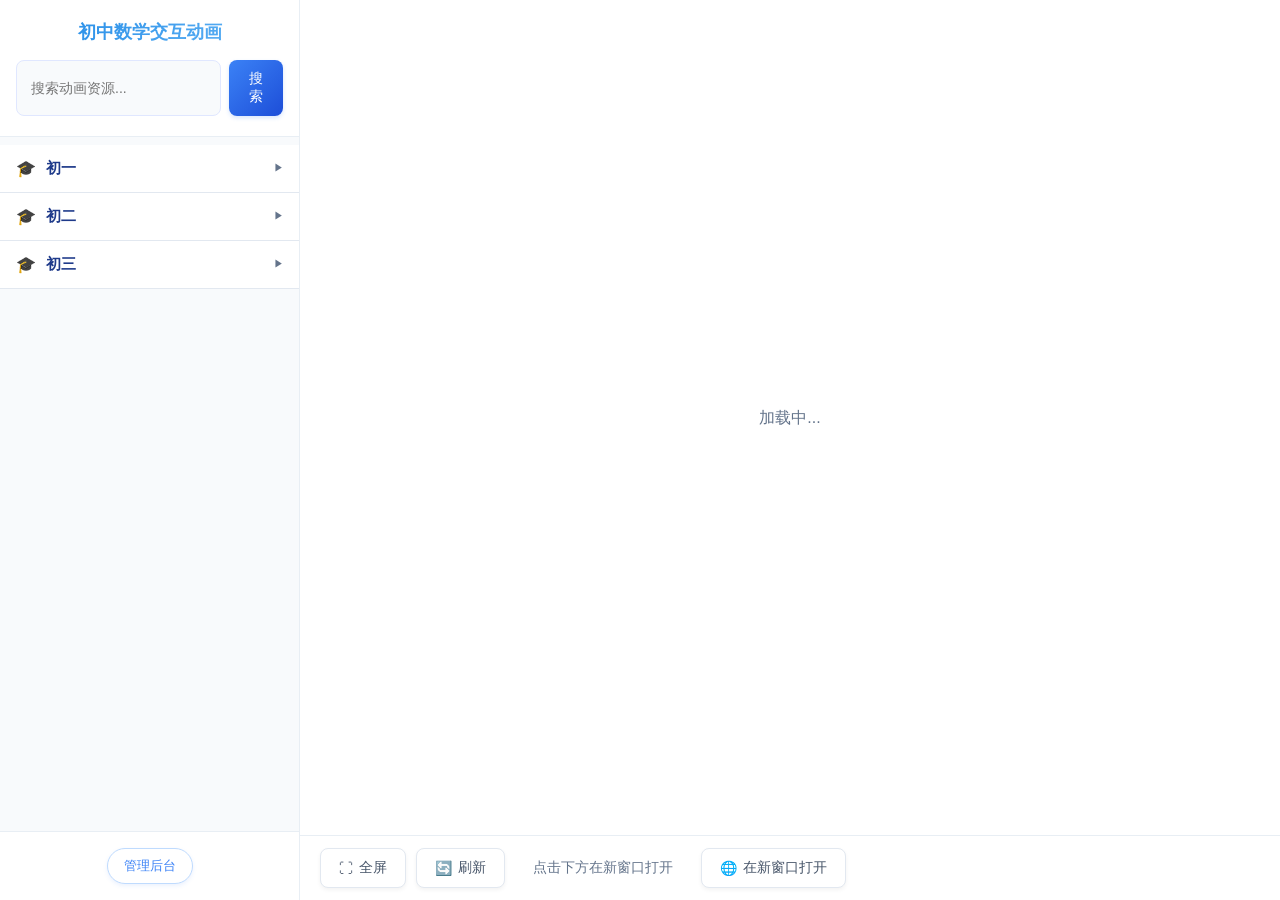
<file: index.html>
<!DOCTYPE html>
<html lang="zh-CN">
<head>
    <meta charset="UTF-8">
    <meta name="viewport" content="width=device-width, initial-scale=1.0">
    <meta http-equiv="Cache-Control" content="no-cache, no-store, must-revalidate">
    <meta http-equiv="Pragma" content="no-cache">
    <meta http-equiv="Expires" content="0">
    <title>初中数学交互动画</title>
    <link rel="stylesheet" href="frontend/css/style.css?v=9">
</head>
<body>
    <div class="container">
        <!-- 左侧导航栏 -->
        <div class="left-panel">
            <div class="header">
                <h1>初中数学交互动画</h1>
                <div class="search-box">
                    <input type="text" id="search-input" placeholder="搜索动画资源...">
                    <button id="search-btn">搜索</button>
                </div>
            </div>
            
            <!-- 导航菜单 -->
            <div class="nav-menu" id="nav-menu">
                <!-- 导航内容将通过JavaScript动态生成 -->
            </div>
            
            <!-- 管理员入口 -->
            <div class="admin-entry">
                <a href="admin.html">管理后台</a>
            </div>
        </div>
        
        <!-- 右侧动画展示区 -->
        <div class="right-panel">
            <div class="animation-container" id="animation-container">
                <div class="loading" id="loading">加载中...</div>
                <div class="error" id="error" style="display: none;">加载失败，请重试</div>
                <div class="animation-content" id="animation-content">
                    <!-- 动画内容将在这里显示 -->
                </div>
            </div>
            
            <!-- 动画控制栏 -->
            <div class="control-bar">
                <button id="fullscreen-btn">全屏</button>
                <button id="refresh-btn">刷新</button>
                <button id="open-new-window-btn" style="display: none;">在新窗口打开</button>
            </div>
        </div>
    </div>
    
    <script src="https://www.geogebra.org/apps/deployggb.js"></script>
    <script src="frontend/js/db.js"></script>
    <script src="frontend/js/notification.js?v=8"></script>
    <script src="frontend/js/main.js?v=28"></script>
    <script>
        console.log('JavaScript 被执行了');
    </script>
</body>
</html>
</file>
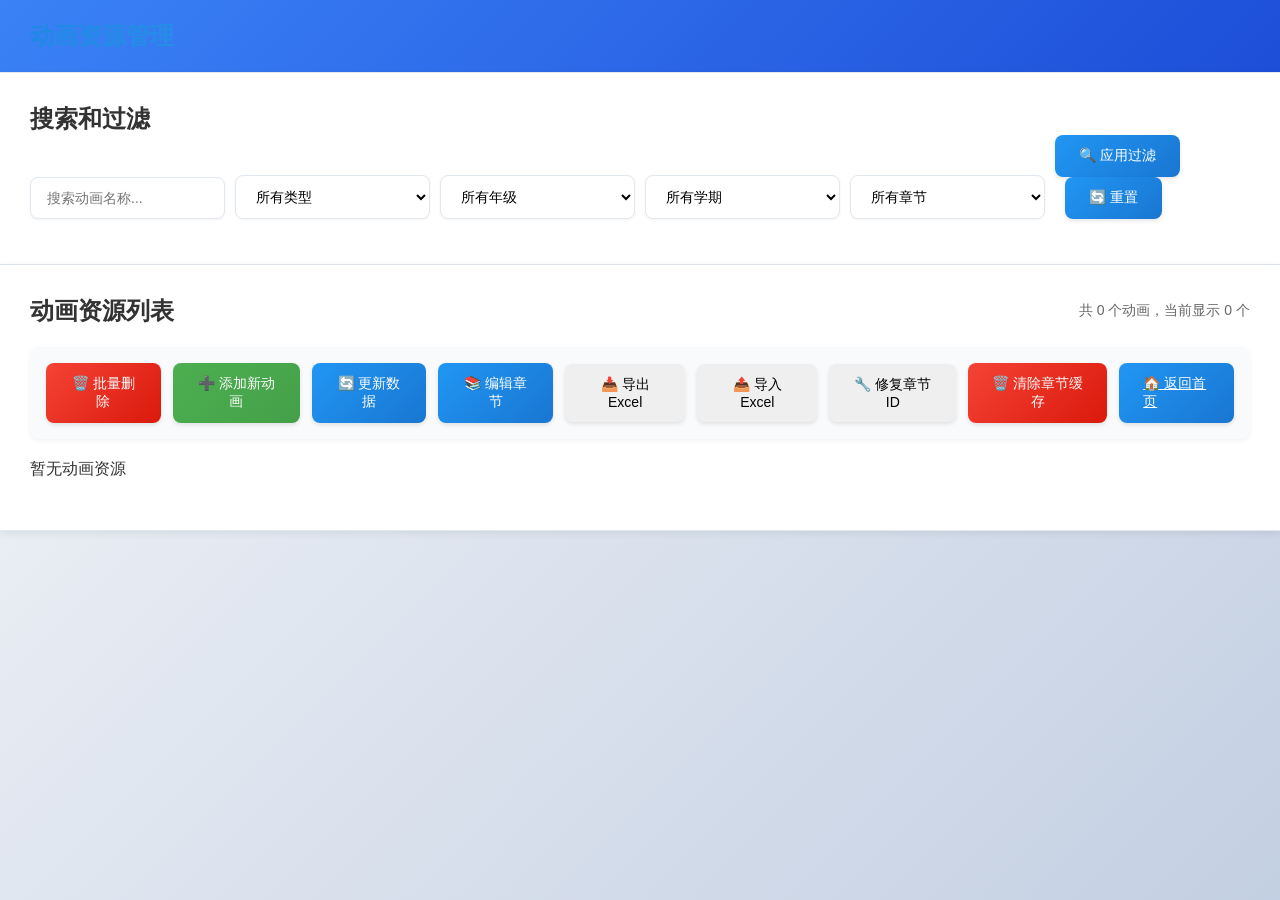
<file: admin.html>
<!DOCTYPE html>
<html lang="zh-CN">
<head>
    <meta charset="UTF-8">
    <meta name="viewport" content="width=device-width, initial-scale=1.0">
    <title>管理后台 - 初中数学交互动画</title>
    <link rel="stylesheet" href="frontend/css/style.css">
    <style>
        .admin-container {
            width: 100%;
            min-height: 100vh;
            margin: 0;
            padding: 0;
            background: linear-gradient(135deg, #f5f7fa 0%, #c3cfe2 100%);
        }
        
        h1 {
            text-align: center;
            margin-bottom: 30px;
            color: #333;
        }
        
        .form-section {
            margin: 0;
            padding: 30px;
            background-color: white;
            box-shadow: 0 2px 8px rgba(0, 0, 0, 0.08);
            border-radius: 0;
            border-bottom: 1px solid #e2e8f0;
        }
        
        .form-group {
            margin-bottom: 15px;
        }
        
        label {
            display: block;
            margin-bottom: 5px;
            font-weight: bold;
            color: #555;
        }
        
        input[type="text"], select, textarea {
            width: 100%;
            padding: 12px 16px;
            border: 1px solid #e2e8f0;
            border-radius: 8px;
            font-size: 14px;
            font-weight: 400;
            transition: all 0.3s ease;
            background-color: white;
            box-shadow: 0 1px 3px rgba(0, 0, 0, 0.05);
        }
        
        input[type="text"]:focus, select:focus, textarea:focus {
            outline: none;
            border-color: #3b82f6;
            box-shadow: 0 0 0 3px rgba(59, 130, 246, 0.1);
            transform: translateY(-1px);
        }
        
        input[type="file"] {
            padding: 5px;
        }
        
        .btn {
            padding: 12px 24px;
            border: none;
            border-radius: 8px;
            cursor: pointer;
            font-size: 14px;
            font-weight: 500;
            transition: all 0.3s ease;
            box-shadow: 0 2px 4px rgba(0, 0, 0, 0.1);
            display: inline-flex;
            align-items: center;
            gap: 6px;
        }
        
        .btn:hover {
            transform: translateY(-2px);
            box-shadow: 0 4px 8px rgba(0, 0, 0, 0.15);
        }
        
        .btn:active {
            transform: translateY(0);
        }
        
        .btn-primary {
            background: linear-gradient(135deg, #4CAF50 0%, #45a049 100%);
            color: white;
        }
        
        .btn-primary:hover {
            background: linear-gradient(135deg, #388e3c 0%, #2e7d32 100%);
        }
        
        .btn-danger {
            background: linear-gradient(135deg, #f44336 0%, #da190b 100%);
            color: white;
        }
        
        .btn-danger:hover {
            background: linear-gradient(135deg, #d32f2f 0%, #b71c1c 100%);
        }
        
        .btn-secondary {
            background: linear-gradient(135deg, #2196F3 0%, #1976D2 100%);
            color: white;
        }
        
        .btn-secondary:hover {
            background: linear-gradient(135deg, #1976D2 0%, #1565C0 100%);
        }
        
        .animation-list {
            margin-top: 20px;
        }
        
        .animation-item {
            padding: 15px;
            border: 1px solid #e0e0e0;
            border-radius: 4px;
            margin-bottom: 10px;
            background-color: #fff;
        }
        
        .animation-item h3 {
            margin-bottom: 10px;
            color: #333;
        }
        
        .animation-item p {
            margin: 5px 0;
            color: #666;
        }
        
        .action-buttons {
            margin-top: 10px;
        }
        
        .back-link {
            display: block;
            margin: 20px 0;
            text-align: center;
            color: #1976D2;
            text-decoration: none;
        }
        
        .back-link:hover {
            text-decoration: underline;
        }
        
        .filter-container {
            display: flex;
            flex-wrap: wrap;
            gap: 10px;
            align-items: flex-end;
        }
        
        .filter-container .form-group {
            flex: 1;
            min-width: 150px;
        }
        
        .list-header {
            display: flex;
            justify-content: space-between;
            align-items: center;
            margin-bottom: 20px;
        }
        
        .animation-stats {
            font-size: 14px;
            color: #666;
        }
        
        .pagination {
            display: flex;
            justify-content: center;
            margin-top: 20px;
            gap: 5px;
        }
        
        .pagination button {
            padding: 5px 10px;
            border: 1px solid #ddd;
            background-color: #fff;
            border-radius: 4px;
            cursor: pointer;
        }
        
        .pagination button.active {
            background-color: #4CAF50;
            color: white;
            border-color: #4CAF50;
        }
        
        .pagination button:disabled {
            opacity: 0.5;
            cursor: not-allowed;
        }
        
        .animation-table {
            width: 100%;
            border-collapse: separate;
            border-spacing: 0;
            background-color: white;
            border-radius: 8px;
            overflow: hidden;
            box-shadow: 0 2px 8px rgba(0, 0, 0, 0.08);
        }
        
        .animation-table th,
        .animation-table td {
            padding: 14px 16px;
            text-align: left;
        }
        
        .animation-table th {
            background: linear-gradient(135deg, #f8fafc 0%, #e2e8f0 100%);
            font-weight: 600;
            color: #334155;
            border-bottom: 2px solid #e2e8f0;
            font-size: 14px;
        }
        
        .animation-table td {
            border-bottom: 1px solid #f1f5f9;
            transition: all 0.3s ease;
        }
        
        .animation-table tr {
            transition: all 0.3s ease;
        }
        
        .animation-table tr:hover {
            background-color: #f8fafc;
            transform: translateX(4px);
        }
        
        .animation-table tr:last-child td {
            border-bottom: none;
        }
        
        .action-buttons {
            display: flex;
            gap: 5px;
        }
        
        .batch-actions {
            margin-bottom: 15px;
        }
        
        .checkbox-cell {
            width: 40px;
        }
        
        .header {
            background: linear-gradient(135deg, #3b82f6 0%, #1d4ed8 100%);
            color: white;
            padding: 20px 30px;
            box-shadow: 0 4px 12px rgba(59, 130, 246, 0.3);
            margin-bottom: 0;
        }
        
        .header h1 {
            text-align: left;
            margin: 0;
            font-size: 24px;
            font-weight: 600;
            color: white;
        }
        
        .header-actions {
            display: flex;
            gap: 10px;
        }
        
        /* 模态框样式 */
        .modal {
            display: none;
            position: fixed;
            z-index: 1000;
            left: 0;
            top: 0;
            width: 100%;
            height: 100%;
            overflow: auto;
            background-color: rgba(0,0,0,0.5);
            backdrop-filter: blur(4px);
            animation: fadeIn 0.3s ease;
        }
        
        .modal-content {
            background: linear-gradient(135deg, #ffffff 0%, #f8fafc 100%);
            margin: 5% auto;
            padding: 30px;
            width: 90%;
            max-width: 600px;
            border-radius: 12px;
            box-shadow: 0 8px 32px rgba(0,0,0,0.2);
            animation: slideIn 0.3s ease;
            border: 1px solid rgba(255,255,255,0.18);
        }
        
        @keyframes slideIn {
            from {
                opacity: 0;
                transform: translateY(-50px) scale(0.9);
            }
            to {
                opacity: 1;
                transform: translateY(0) scale(1);
            }
        }
        
        .modal-header {
            display: flex;
            justify-content: space-between;
            align-items: center;
            margin-bottom: 24px;
            padding-bottom: 16px;
            border-bottom: 2px solid #e2e8f0;
        }
        
        .modal-header h2 {
            margin: 0;
            font-size: 20px;
            font-weight: 600;
            color: #1e3a8a;
        }
        
        .close {
            color: #64748b;
            font-size: 24px;
            font-weight: bold;
            cursor: pointer;
            transition: all 0.3s ease;
            padding: 4px;
            border-radius: 4px;
        }
        
        .close:hover,
        .close:focus {
            color: #1e3a8a;
            background-color: #f1f5f9;
            transform: rotate(90deg);
        }
        
        .modal-footer {
            display: flex;
            justify-content: flex-end;
            gap: 12px;
            margin-top: 24px;
            padding-top: 16px;
            border-top: 2px solid #e2e8f0;
        }
    </style>
</head>
<body>
    <!-- 管理后台内容 -->
    <div class="admin-container">
        <div class="header">
            <h1>动画资源管理</h1>
        </div>
        
        <!-- 搜索和过滤 -->
        <div class="form-section">
            <h2>搜索和过滤</h2>
            <div class="filter-container">
                <div class="form-group">
                    <input type="text" id="search-input" placeholder="搜索动画名称...">
                </div>
                <div class="form-group">
                    <select id="filter-type">
                        <option value="">所有类型</option>
                        <option value="ggb">GGB在线动画</option>
                        <option value="html">本地HTML动画</option>
                        <option value="external">外部网站动画</option>
                    </select>
                </div>
                <div class="form-group">
                    <select id="filter-grade">
                        <option value="">所有年级</option>
                        <option value="初一">初一</option>
                        <option value="初二">初二</option>
                        <option value="初三">初三</option>
                        <option value="其他">其他</option>
                    </select>
                </div>
                <div class="form-group">
                    <select id="filter-semester">
                        <option value="">所有学期</option>
                        <option value="上册">上册</option>
                        <option value="下册">下册</option>
                        <option value="其他">其他</option>
                    </select>
                </div>
                <div class="form-group">
                    <select id="filter-chapter">
                        <option value="">所有章节</option>
                    </select>
                </div>
                <div class="form-group">
                    <button class="btn btn-secondary" onclick="applyFilters()">
                        🔍 应用过滤
                    </button>
                    <button class="btn btn-secondary" onclick="resetFilters()" style="margin-left: 10px;">
                        🔄 重置
                    </button>
                </div>
            </div>
        </div>
        
        <!-- 动画列表 -->
        <div class="form-section">
            <div class="list-header">
                <h2>动画资源列表</h2>
                <div id="animation-stats" class="animation-stats"></div>
            </div>
            <div class="batch-actions" style="display: flex; gap: 12px; align-items: center; margin-bottom: 20px; padding: 16px; background-color: #f8fafc; border-radius: 8px; box-shadow: 0 2px 4px rgba(0, 0, 0, 0.05);">
                <button class="btn btn-danger" onclick="batchDelete()">
                    🗑️ 批量删除
                </button>
                <button class="btn btn-primary" onclick="openAddAnimationModal()">
                    ➕ 添加新动画
                </button>
                <button class="btn btn-secondary" onclick="openUpdateDataModal()">
                    🔄 更新数据
                </button>
                <button class="btn btn-secondary" onclick="openChaptersModal()">
                    📚 编辑章节
                </button>
                <button class="btn btn-success" onclick="exportToExcel()">
                    📥 导出Excel
                </button>
                <button class="btn btn-success" onclick="openImportExcelModal()">
                    📤 导入Excel
                </button>
                <button class="btn btn-warning" onclick="fixChapterIds()">
                    🔧 修复章节ID
                </button>
                <button class="btn btn-danger" onclick="clearChapterData()">
                    🗑️ 清除章节缓存
                </button>
                <a href="index.html" class="btn btn-secondary">
                    🏠 返回首页
                </a>
            </div>
            <div id="animation-list" class="animation-list">
                <!-- 动画列表将通过JavaScript动态生成 -->
            </div>
            <div id="pagination" class="pagination">
                <!-- 分页控件将通过JavaScript动态生成 -->
            </div>
        </div>
    </div>
    
    <!-- 动画编辑模态框 -->
    <div id="animation-modal" class="modal">
        <div class="modal-content">
            <div class="modal-header">
                <h2 id="modal-title">添加新动画</h2>
                <span class="close" onclick="closeModal()">&times;</span>
            </div>
            <div class="modal-body">
                <form id="animation-form">
                    <input type="hidden" id="animation-id" value="">
                    
                    <div class="form-group">
                        <label for="animation-name">动画名称</label>
                        <input type="text" id="animation-name" required>
                    </div>
                    
                    <div class="form-group">
                        <label for="animation-type">动画类型</label>
                        <select id="animation-type" required>
                            <option value="ggb">GGB在线动画</option>
                            <option value="html">本地HTML动画</option>
                            <option value="external">外部网站动画</option>
                        </select>
                    </div>
                    
                    <div class="form-group" id="ggb-url-group">
                        <label for="ggb-url">GGB动画URL</label>
                        <input type="text" id="ggb-url" placeholder="https://www.geogebra.org/m/...">
                    </div>
                    
                    <div class="form-group" id="html-file-group" style="display: none;">
                        <label for="html-file">本地HTML文件</label>
                        <input type="file" id="html-file" accept=".html">
                    </div>
                    
                    <div class="form-group">
                        <label for="grade">年级</label>
                        <select id="grade" required>
                            <option value="初一">初一</option>
                            <option value="初二">初二</option>
                            <option value="初三">初三</option>
                            <option value="其他">其他</option>
                        </select>
                    </div>
                    
                    <div class="form-group">
                        <label for="semester">学期</label>
                        <select id="semester" required>
                            <option value="上册">上册</option>
                            <option value="下册">下册</option>
                            <option value="其他">其他</option>
                        </select>
                    </div>
                    
                    <div class="form-group">
                        <label for="chapter">章节</label>
                        <select id="chapter" required>
                            <option value="">请选择章节</option>
                            <option value="其他">其他</option>
                        </select>
                    </div>
                    
                    <div class="form-group" id="other-chapter-group" style="display: none;">
                        <label for="other-chapter">其他章节名称</label>
                        <input type="text" id="other-chapter" placeholder="请输入其他章节名称">
                    </div>
                    
                    <div class="modal-footer">
                        <button type="submit" class="btn btn-primary">保存</button>
                        <button type="button" class="btn btn-secondary" onclick="closeModal()">取消</button>
                    </div>
                </form>
            </div>
        </div>
    </div>
    
    <!-- 更新数据模态框 -->
    <div id="update-data-modal" class="modal">
        <div class="modal-content" style="max-width: 800px;">
            <div class="modal-header">
                <h2>更新动画数据</h2>
                <span class="close" onclick="closeUpdateDataModal()">&times;</span>
            </div>
            <div class="modal-body">
                <div class="form-group">
                    <label for="json-data">动画数据 (JSON格式)</label>
                    <textarea id="json-data" rows="20" style="font-family: monospace; font-size: 12px;"></textarea>
                </div>
                <p style="color: #666; font-size: 14px; margin-top: 10px;">
                    提示：修改JSON数据后，点击"更新数据"按钮将更新本地存储和网站显示。
                    请注意保持JSON格式的正确性。
                </p>
                <div class="modal-footer">
                    <button class="btn btn-primary" onclick="updateAnimationsData()">更新数据</button>
                    <button class="btn btn-secondary" onclick="closeUpdateDataModal()">取消</button>
                </div>
            </div>
        </div>
    </div>
    
    <!-- 章节编辑模态框 -->
    <div id="chapters-modal" class="modal">
        <div class="modal-content" style="max-width: 600px;">
            <div class="modal-header">
                <h2>章节管理</h2>
                <span class="close" onclick="closeChaptersModal()">&times;</span>
            </div>
            <div class="modal-body">
                <div class="form-group">
                    <label for="chapter-grade">年级</label>
                    <select id="chapter-grade" required>
                        <option value="初一">初一</option>
                        <option value="初二">初二</option>
                        <option value="初三">初三</option>
                    </select>
                </div>
                
                <div class="form-group">
                    <label for="chapter-semester">学期</label>
                    <select id="chapter-semester" required>
                        <option value="上册">上册</option>
                        <option value="下册">下册</option>
                    </select>
                </div>
                
                <div class="form-group">
                    <label for="chapter-name">章节名称</label>
                    <input type="text" id="chapter-name" placeholder="例如: 第一章 有理数" required>
                </div>
                
                <div class="modal-footer" style="justify-content: flex-start; gap: 10px;">
                    <button class="btn btn-primary" onclick="addChapter()">添加章节</button>
                    <button class="btn btn-secondary" onclick="closeChaptersModal()">取消</button>
                </div>
                
                <div style="margin-top: 30px;">
                    <h3>章节列表</h3>
                    <div id="chapter-list" style="max-height: 400px; overflow-y: auto; border: 1px solid #e2e8f0; border-radius: 8px; padding: 15px;">
                        <!-- 章节列表将通过JavaScript动态生成 -->
                    </div>
                </div>
            </div>
        </div>
    </div>
    
    <!-- 导入Excel模态框 -->
    <div id="import-excel-modal" class="modal">
        <div class="modal-content" style="max-width: 600px;">
            <div class="modal-header">
                <h2>导入Excel</h2>
                <span class="close" onclick="closeImportExcelModal()">&times;</span>
            </div>
            <div class="modal-body">
                <div class="form-group">
                    <label for="excel-file">选择Excel文件</label>
                    <input type="file" id="excel-file" accept=".xlsx,.xls" style="padding: 10px; border: 1px solid #e2e8f0; border-radius: 8px; width: 100%;">
                </div>
                <div style="margin: 20px 0; padding: 15px; background-color: #f8fafc; border-radius: 8px;">
                    <h4>Excel文件格式要求：</h4>
                    <ul style="margin: 10px 0; padding-left: 20px;">
                        <li>第一行为表头：年级、学期、章节、动画名称、动画类型、URL</li>
                        <li>年级可选值：初一、初二、初三</li>
                        <li>学期可选值：上册、下册</li>
                        <li>动画类型可选值：GGB在线动画、本地HTML动画、外部网站动画</li>
                    </ul>
                    <p style="color: #666; font-size: 14px;">提示：可以先导出Excel查看模板格式</p>
                </div>
                <div class="modal-footer" style="justify-content: flex-start; gap: 10px;">
                    <button class="btn btn-primary" onclick="importFromExcel()">导入</button>
                    <button class="btn btn-secondary" onclick="closeImportExcelModal()">取消</button>
                </div>
            </div>
        </div>
    </div>

    <!-- 引入SheetJS库用于Excel处理 -->
    <script src="https://cdn.sheetjs.com/xlsx-0.20.1/package/dist/xlsx.full.min.js"></script>
    <script src="frontend/js/db.js"></script>
    <script src="frontend/js/notification.js"></script>
    <script src="frontend/js/admin.js"></script>
</body>
</html>
</file>
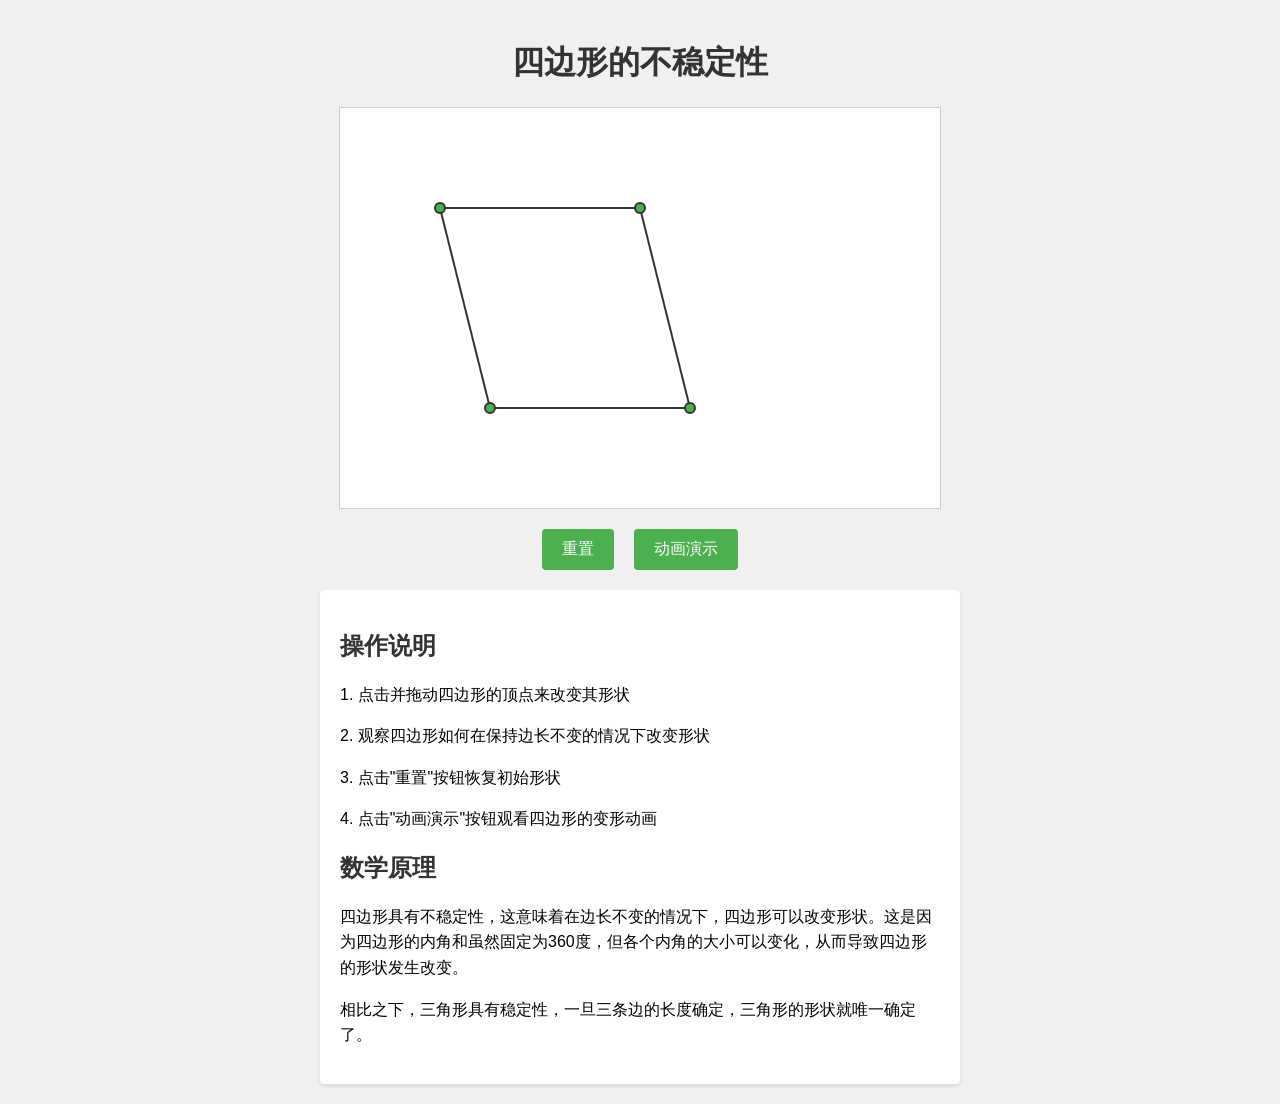
<file: frontend/animations/四边形的不稳定性.html>
<!DOCTYPE html>
<html lang="zh-CN">
<head>
    <meta charset="UTF-8">
    <meta name="viewport" content="width=device-width, initial-scale=1.0">
    <title>四边形的不稳定性</title>
    <style>
        body {
            margin: 0;
            padding: 20px;
            font-family: Arial, sans-serif;
            background-color: #f0f0f0;
        }
        h1 {
            text-align: center;
            color: #333;
        }
        #canvas-container {
            display: flex;
            justify-content: center;
            margin: 20px 0;
        }
        canvas {
            border: 1px solid #ccc;
            background-color: white;
        }
        .controls {
            display: flex;
            justify-content: center;
            margin: 20px 0;
        }
        button {
            margin: 0 10px;
            padding: 10px 20px;
            font-size: 16px;
            cursor: pointer;
            background-color: #4CAF50;
            color: white;
            border: none;
            border-radius: 4px;
        }
        button:hover {
            background-color: #45a049;
        }
        .instructions {
            max-width: 600px;
            margin: 0 auto;
            padding: 20px;
            background-color: white;
            border-radius: 4px;
            box-shadow: 0 2px 4px rgba(0,0,0,0.1);
        }
        .instructions h2 {
            color: #333;
        }
        .instructions p {
            line-height: 1.6;
        }
    </style>
</head>
<body>
    <h1>四边形的不稳定性</h1>
    <div id="canvas-container">
        <canvas id="canvas" width="600" height="400"></canvas>
    </div>
    <div class="controls">
        <button id="reset-btn">重置</button>
        <button id="animate-btn">动画演示</button>
    </div>
    <div class="instructions">
        <h2>操作说明</h2>
        <p>1. 点击并拖动四边形的顶点来改变其形状</p>
        <p>2. 观察四边形如何在保持边长不变的情况下改变形状</p>
        <p>3. 点击"重置"按钮恢复初始形状</p>
        <p>4. 点击"动画演示"按钮观看四边形的变形动画</p>
        <h2>数学原理</h2>
        <p>四边形具有不稳定性，这意味着在边长不变的情况下，四边形可以改变形状。这是因为四边形的内角和虽然固定为360度，但各个内角的大小可以变化，从而导致四边形的形状发生改变。</p>
        <p>相比之下，三角形具有稳定性，一旦三条边的长度确定，三角形的形状就唯一确定了。</p>
    </div>
    <script>
        const canvas = document.getElementById('canvas');
        const ctx = canvas.getContext('2d');
        const resetBtn = document.getElementById('reset-btn');
        const animateBtn = document.getElementById('animate-btn');
        
        // 四边形的四个顶点
        let points = [
            { x: 100, y: 100 },
            { x: 300, y: 100 },
            { x: 350, y: 300 },
            { x: 150, y: 300 }
        ];
        
        let isDragging = false;
        let draggedPoint = null;
        let animationId = null;
        let animationStep = 0;
        
        // 绘制四边形
        function drawQuadrilateral() {
            ctx.clearRect(0, 0, canvas.width, canvas.height);
            
            // 绘制四边形
            ctx.beginPath();
            ctx.moveTo(points[0].x, points[0].y);
            for (let i = 1; i < points.length; i++) {
                ctx.lineTo(points[i].x, points[i].y);
            }
            ctx.closePath();
            ctx.strokeStyle = '#333';
            ctx.lineWidth = 2;
            ctx.stroke();
            
            // 绘制顶点
            points.forEach(point => {
                ctx.beginPath();
                ctx.arc(point.x, point.y, 5, 0, 2 * Math.PI);
                ctx.fillStyle = '#4CAF50';
                ctx.fill();
                ctx.strokeStyle = '#333';
                ctx.stroke();
            });
        }
        
        // 重置四边形
        function resetQuadrilateral() {
            points = [
                { x: 100, y: 100 },
                { x: 300, y: 100 },
                { x: 350, y: 300 },
                { x: 150, y: 300 }
            ];
            drawQuadrilateral();
        }
        
        // 动画演示
        function animateQuadrilateral() {
            if (animationStep < 100) {
                const angle = (animationStep / 100) * Math.PI;
                points[2].x = 300 + 50 * Math.cos(angle);
                points[2].y = 100 + 200 * Math.sin(angle);
                points[3].x = 100 + 50 * Math.cos(angle);
                points[3].y = 100 + 200 * Math.sin(angle);
                drawQuadrilateral();
                animationStep++;
                animationId = requestAnimationFrame(animateQuadrilateral);
            } else {
                animationStep = 0;
                cancelAnimationFrame(animationId);
            }
        }
        
        // 鼠标按下事件
        canvas.addEventListener('mousedown', function(e) {
            const rect = canvas.getBoundingClientRect();
            const mouseX = e.clientX - rect.left;
            const mouseY = e.clientY - rect.top;
            
            // 检查是否点击了顶点
            for (let i = 0; i < points.length; i++) {
                const dx = points[i].x - mouseX;
                const dy = points[i].y - mouseY;
                const distance = Math.sqrt(dx * dx + dy * dy);
                if (distance < 10) {
                    isDragging = true;
                    draggedPoint = i;
                    break;
                }
            }
        });
        
        // 鼠标移动事件
        canvas.addEventListener('mousemove', function(e) {
            if (isDragging) {
                const rect = canvas.getBoundingClientRect();
                points[draggedPoint].x = e.clientX - rect.left;
                points[draggedPoint].y = e.clientY - rect.top;
                drawQuadrilateral();
            }
        });
        
        // 鼠标释放事件
        canvas.addEventListener('mouseup', function() {
            isDragging = false;
            draggedPoint = null;
        });
        
        // 鼠标离开事件
        canvas.addEventListener('mouseleave', function() {
            isDragging = false;
            draggedPoint = null;
        });
        
        // 按钮点击事件
        resetBtn.addEventListener('click', resetQuadrilateral);
        animateBtn.addEventListener('click', function() {
            if (animationId) {
                cancelAnimationFrame(animationId);
                animationId = null;
                animationStep = 0;
            }
            animateQuadrilateral();
        });
        
        // 初始化
        drawQuadrilateral();
    </script>
</body>
</html>
</file>
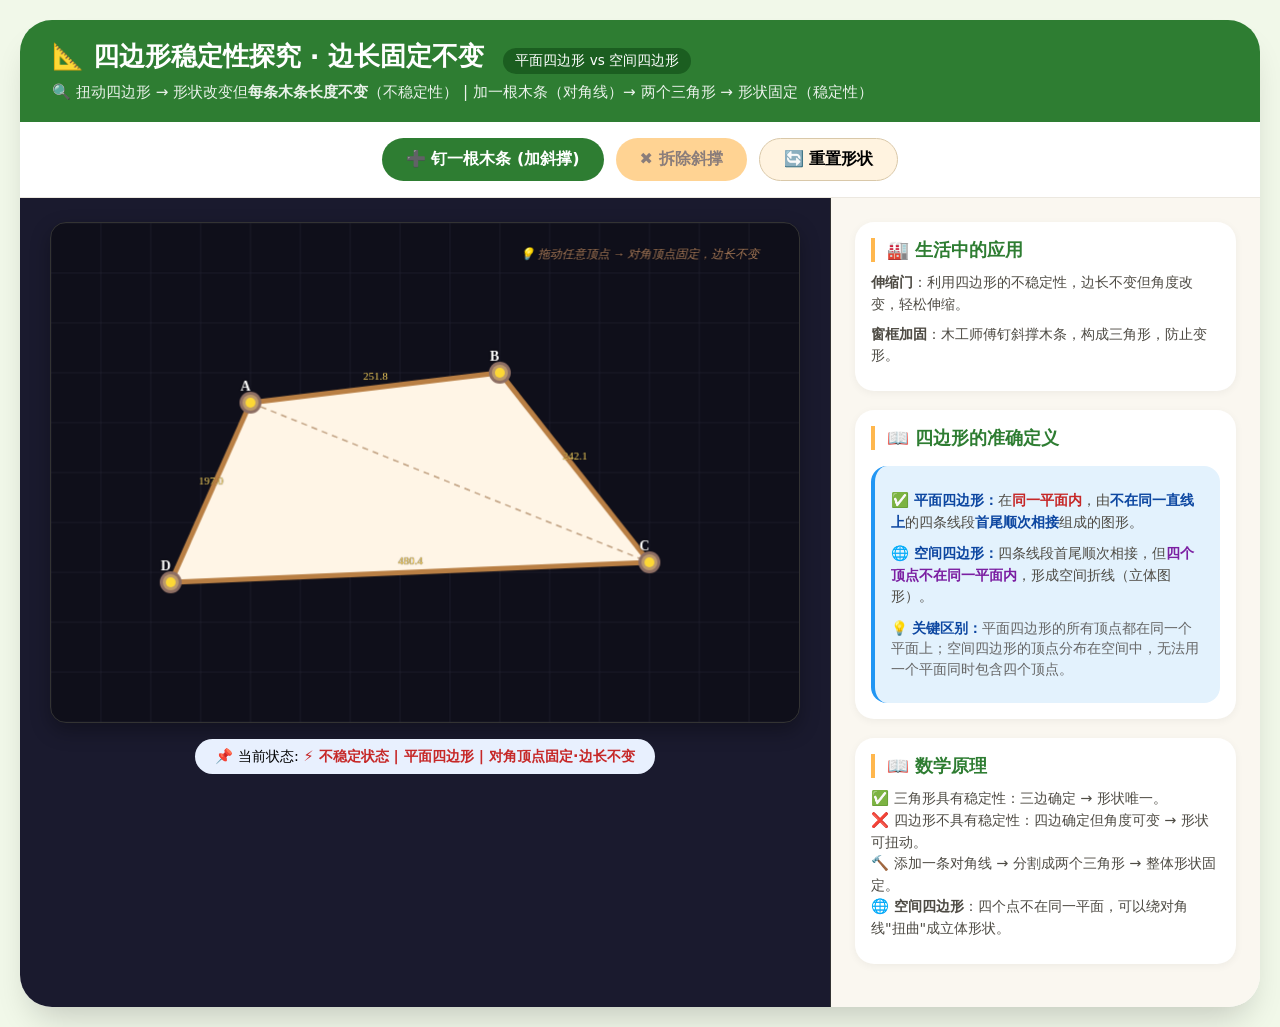
<file: html/banianjixiace/四边形及其内角和.html>
<!DOCTYPE html>
<html lang="zh-CN">
<head>
    <meta charset="UTF-8">
    <meta name="viewport" content="width=device-width, initial-scale=1.0, user-scalable=no">
    <title>数学探究：四边形的不稳定性 | 平面四边形 vs 空间四边形 | 3D可旋转</title>
    <style>
        * {
            user-select: none;
            box-sizing: border-box;
        }

        body {
            font-family: 'Segoe UI', 'Roboto', 'Noto Sans', system-ui, 'Microsoft YaHei', sans-serif;
            background: #f1f8e9;
            margin: 0;
            min-height: 100vh;
            display: flex;
            justify-content: center;
            align-items: center;
            padding: 20px;
        }

        .card {
            max-width: 1400px;
            width: 100%;
            background: white;
            border-radius: 2rem;
            box-shadow: 0 20px 35px -12px rgba(0, 0, 0, 0.2);
            overflow: hidden;
        }

        .header {
            background: #2e7d32;
            color: white;
            padding: 1.2rem 2rem;
        }

        .header h1 {
            margin: 0;
            font-size: 1.6rem;
            font-weight: 600;
        }

        .header h1 small {
            font-size: 0.85rem;
            font-weight: normal;
            background: #1b5e20;
            padding: 4px 12px;
            border-radius: 40px;
            display: inline-block;
            margin-left: 10px;
        }

        .header p {
            margin: 0.5rem 0 0;
            opacity: 0.9;
            font-size: 0.95rem;
        }

        .main-content {
            display: flex;
            flex-wrap: wrap;
        }

        .canvas-area {
            flex: 2;
            min-width: 600px;
            background: #1a1a2e;
            padding: 1.5rem;
            text-align: center;
            border-right: 1px solid #333;
        }

        .info-area {
            flex: 1;
            min-width: 280px;
            background: #faf7f0;
            padding: 1.5rem;
        }

        canvas {
            background: #0f0f1a;
            border-radius: 16px;
            box-shadow: 0 8px 20px rgba(0, 0, 0, 0.3);
            cursor: grab;
            width: 100%;
            max-width: 750px;
            height: auto;
            border: 1px solid #333;
            touch-action: none;
        }

        canvas.dragging {
            cursor: grabbing;
        }

        canvas.not-allowed {
            cursor: not-allowed;
        }

        .controls {
            padding: 1rem 1.5rem;
            background: #ffffff;
            text-align: center;
            border-bottom: 1px solid #ece8e0;
            display: flex;
            flex-wrap: wrap;
            justify-content: center;
            gap: 12px;
        }

        button {
            background: #f5f5f5;
            border: none;
            padding: 10px 24px;
            border-radius: 60px;
            font-size: 1rem;
            font-weight: 600;
            display: inline-block;
            cursor: pointer;
            font-family: inherit;
            transition: all 0.2s ease;
        }

        .btn-primary {
            background: #2e7d32;
            color: white;
        }

        .btn-primary:hover:not(:disabled) {
            background: #1b5e20;
        }

        .btn-secondary {
            background: #ffb74d;
            color: #3e2723;
        }

        .btn-outline {
            background: #fff3e0;
            border: 1px solid #d9c8a9;
        }

        button:disabled {
            opacity: 0.6;
            cursor: not-allowed;
        }

        .status-badge {
            background: #e8f0fe;
            border-radius: 40px;
            padding: 8px 20px;
            font-size: 0.9rem;
            font-weight: 500;
            display: inline-block;
            margin-top: 12px;
        }

        .stable-text {
            color: #2e7d32;
            font-weight: bold;
        }

        .unstable-text {
            color: #c62828;
            font-weight: bold;
        }

        .space-text {
            color: #7b1fa2;
            font-weight: bold;
        }

        .info-card {
            background: white;
            border-radius: 1.2rem;
            padding: 1rem;
            margin-bottom: 1.2rem;
            box-shadow: 0 2px 8px rgba(0,0,0,0.05);
        }

        .info-card h3 {
            margin: 0 0 10px 0;
            font-size: 1.1rem;
            color: #2e7d32;
            border-left: 4px solid #ffb74d;
            padding-left: 12px;
        }

        .info-card p {
            margin: 8px 0;
            font-size: 0.9rem;
            line-height: 1.5;
            color: #4e4b44;
        }

        .definition-box {
            background: #e3f2fd;
            border-radius: 1rem;
            padding: 1rem;
            margin-top: 1rem;
            border-left: 4px solid #2196f3;
        }

        .definition-box strong {
            color: #0d47a1;
        }

        .toggle-group {
            display: flex;
            gap: 10px;
            margin: 0;
            justify-content: center;
        }

        .mode-btn {
            background: #e0e0e0;
            color: #333;
            padding: 8px 20px;
        }

        .mode-btn.active {
            background: #2e7d32;
            color: white;
        }

        .view-control {
            margin-top: 12px;
            display: flex;
            gap: 8px;
            justify-content: center;
        }

        .view-btn {
            background: #333;
            color: white;
            padding: 6px 12px;
            font-size: 0.8rem;
        }

        @media (max-width: 900px) {
            .canvas-area {
                border-right: none;
                border-bottom: 1px solid #e0e0e0;
            }
            .main-content {
                flex-direction: column;
            }
            .header h1 {
                font-size: 1.3rem;
            }
            .header h1 small {
                display: block;
                margin-left: 0;
                margin-top: 8px;
            }
        }
    </style>
</head>
<body>
<div class="card">
    <div class="header">
        <h1>
            📐 四边形稳定性探究 · 边长固定不变
            <small>平面四边形 vs 空间四边形</small>
        </h1>
        <p>🔍 扭动四边形 → 形状改变但<strong>每条木条长度不变</strong>（不稳定性） | 加一根木条（对角线）→ 两个三角形 → 形状固定（稳定性）</p>
    </div>

    <div class="controls">
            <button id="addBraceBtn" class="btn-primary">➕ 钉一根木条 (加斜撑)</button>
            <button id="removeBraceBtn" class="btn-secondary" disabled>✖️ 拆除斜撑</button>
            <button id="resetBtn" class="btn-outline">🔄 重置形状</button>
        </div>

    <div class="main-content">
        <div class="canvas-area">
            <canvas id="quadCanvas" width="750" height="500" style="width:100%; height:auto; max-width:750px"></canvas>
            <div class="status-badge" id="statusBadge">
                📌 当前状态: <span id="stabilityState" class="unstable-text">⚡ 不稳定 (四边形可扭动，边长不变)</span>
            </div>
        </div>

        <div class="info-area">
            <div class="info-card">
                <h3>🏭 生活中的应用</h3>
                <p><strong>伸缩门</strong>：利用四边形的不稳定性，边长不变但角度改变，轻松伸缩。</p>
                <p><strong>窗框加固</strong>：木工师傅钉斜撑木条，构成三角形，防止变形。</p>
            </div>
            
            <div class="info-card">
                <h3>📖 四边形的准确定义</h3>
                <div class="definition-box">
                    <p><strong>✅ 平面四边形：</strong>在<strong style="color:#c62828">同一平面内</strong>，由<strong>不在同一直线上</strong>的四条线段<strong>首尾顺次相接</strong>组成的图形。</p>
                    <p style="margin-top:10px"><strong>🌐 空间四边形：</strong>四条线段首尾顺次相接，但<strong style="color:#7b1fa2">四个顶点不在同一平面内</strong>，形成空间折线（立体图形）。</p>
                    <p style="margin-top:10px; font-size:0.85rem; color:#666;">💡 <strong>关键区别：</strong>平面四边形的所有顶点都在同一个平面上；空间四边形的顶点分布在空间中，无法用一个平面同时包含四个顶点。</p>
                </div>
            </div>
            
            <div class="info-card">
                <h3>📖 数学原理</h3>
                <p>✅ 三角形具有稳定性：三边确定 → 形状唯一。<br>
                ❌ 四边形不具有稳定性：四边确定但角度可变 → 形状可扭动。<br>
                🔨 添加一条对角线 → 分割成两个三角形 → 整体形状固定。<br>
                🌐 <strong>空间四边形</strong>：四个点不在同一平面，可以绕对角线"扭曲"成立体形状。</p>
            </div>
        </div>
    </div>
</div>

<script>
    (function(){
        // ----- 画布元素 -----
        var canvas = document.getElementById('quadCanvas');
        var ctx = canvas.getContext('2d');
        var width = 750, height = 500;
        canvas.width = width;
        canvas.height = height;
        
        // 平面四边形数据
        // 四个顶点坐标 (二维)
        var planePoints = [
            { x: 200, y: 180 },  // A
            { x: 450, y: 150 },  // B
            { x: 600, y: 340 },  // C
            { x: 120, y: 360 }   // D
        ];
        
        // 边长约束
        var edgeLengths = [0, 0, 0, 0];
        var bracingEnabled = false;
        var allowDrag = true;
        
        // 拖拽相关
        var draggedIndex = -1;
        var isDragging = false;
        var dragStartPoint = null;
        
        // DOM元素
        var addBtn = document.getElementById('addBraceBtn');
        var removeBtn = document.getElementById('removeBraceBtn');
        var resetBtn = document.getElementById('resetBtn');
        var stabilitySpan = document.getElementById('stabilityState');
        
        // ========== 辅助函数 ==========
        function distance2D(p1, p2) {
            var dx = p2.x - p1.x;
            var dy = p2.y - p1.y;
            return Math.hypot(dx, dy);
        }
        
        // 更新当前显示的顶点
        var currentPoints = [];
        
        function updateCurrentPoints() {
            currentPoints = planePoints.map(function(p) { 
                return { x: p.x, y: p.y, depth: 0 }; 
            });
        }
        
        // 计算平面模式下的边长
        function computePlaneEdgeLengths() {
            var AB = distance2D(planePoints[1], planePoints[0]);
            var BC = distance2D(planePoints[2], planePoints[1]);
            var CD = distance2D(planePoints[3], planePoints[2]);
            var DA = distance2D(planePoints[0], planePoints[3]);
            return [AB, BC, CD, DA];
        }
        
        function updateStoredEdgeLengths() {
            edgeLengths = computePlaneEdgeLengths();
        }
        
        function getOppositeIndex(index) {
            return (index + 2) % 4;
        }
        
        // 平面模式的边长约束
        function constrainPlaneEdge(i1, i2, targetLen, pointsArray, fixedIndex) {
            var p1 = pointsArray[i1];
            var p2 = pointsArray[i2];
            var dx = p2.x - p1.x;
            var dy = p2.y - p1.y;
            var dist = Math.hypot(dx, dy);
            if (dist < 1e-6) return;
            
            if (fixedIndex !== undefined) {
                if (i1 === fixedIndex) {
                    var ratio = targetLen / dist;
                    p2.x = p1.x + dx * ratio;
                    p2.y = p1.y + dy * ratio;
                    return;
                }
                if (i2 === fixedIndex) {
                    var ratio = targetLen / dist;
                    p1.x = p2.x - dx * ratio;
                    p1.y = p2.y - dy * ratio;
                    return;
                }
            }
            
            var correction = (targetLen - dist) / dist * 0.5;
            p1.x -= dx * correction;
            p1.y -= dy * correction;
            p2.x += dx * correction;
            p2.y += dy * correction;
        }
        
        function enforcePlaneConstraints(draggedIdx, pointsArray) {
            if (draggedIdx === -1) return;
            var oppositeIndex = getOppositeIndex(draggedIdx);
            var prev = (draggedIdx - 1 + 4) % 4;
            var next = (draggedIdx + 1) % 4;
            
            var fixedX = pointsArray[oppositeIndex].x;
            var fixedY = pointsArray[oppositeIndex].y;
            
            for (var iter = 0; iter < 12; iter++) {
                constrainPlaneEdge(oppositeIndex, prev, edgeLengths[(oppositeIndex + 1) % 4], pointsArray, oppositeIndex);
                constrainPlaneEdge(oppositeIndex, next, edgeLengths[oppositeIndex], pointsArray, oppositeIndex);
                constrainPlaneEdge(draggedIdx, prev, edgeLengths[prev], pointsArray, oppositeIndex);
                constrainPlaneEdge(draggedIdx, next, edgeLengths[draggedIdx], pointsArray, oppositeIndex);
            }
            
            pointsArray[oppositeIndex].x = fixedX;
            pointsArray[oppositeIndex].y = fixedY;
            
            var margin = 12;
            for (var i = 0; i < pointsArray.length; i++) {
                pointsArray[i].x = Math.min(Math.max(margin, pointsArray[i].x), width - margin);
                pointsArray[i].y = Math.min(Math.max(margin, pointsArray[i].y), height - margin);
            }
        }
        
        // 空间模式的3D边长约束
        function enforceSpaceConstraints(draggedIdx, points3D) {
            if (draggedIdx === -1) return;
            
            // 多次迭代使边长逼近目标值
            for (var iter = 0; iter < 15; iter++) {
                // 约束每条边
                for (var i = 0; i < 4; i++) {
                    var j = (i + 1) % 4;
                    var p1 = points3D[i];
                    var p2 = points3D[j];
                    var dx = p2.x - p1.x;
                    var dy = p2.y - p1.y;
                    var dz = p2.z - p1.z;
                    var dist = Math.sqrt(dx*dx + dy*dy + dz*dz);
                    if (dist < 1e-6) continue;
                    var correction = (edgeLengths[i] - dist) / dist * 0.5;
                    p1.x -= dx * correction;
                    p1.y -= dy * correction;
                    p1.z -= dz * correction;
                    p2.x += dx * correction;
                    p2.y += dy * correction;
                    p2.z += dz * correction;
                }
            }
        }
        
        // 更新顶点位置
        function updateVertexWithConstraints(index, newX, newY) {
            if (index < 0 || index >= 4) return;
            if (bracingEnabled) return;
            
            var margin = 12;
            var clampedX = Math.min(Math.max(margin, newX), width - margin);
            var clampedY = Math.min(Math.max(margin, newY), height - margin);
            planePoints[index].x = clampedX;
            planePoints[index].y = clampedY;
            enforcePlaneConstraints(index, planePoints);
            updateCurrentPoints();
            drawCanvas();
        }
        
        // 重置
        function resetShape() {
            planePoints = [
                { x: 200, y: 180 },
                { x: 450, y: 150 },
                { x: 600, y: 340 },
                { x: 120, y: 360 }
            ];
            updateCurrentPoints();
            updateStoredEdgeLengths();
            drawCanvas();
        }
        
        // 绘制
        function drawCanvas() {
            if (!ctx) return;
            updateCurrentPoints();
            ctx.clearRect(0, 0, width, height);
            ctx.save();
            
            // 绘制背景网格
            ctx.strokeStyle = '#2a2a3a';
            ctx.lineWidth = 0.5;
            for (var i = 0; i < width; i += 50) {
                ctx.beginPath();
                ctx.moveTo(i, 0);
                ctx.lineTo(i, height);
                ctx.stroke();
                ctx.beginPath();
                ctx.moveTo(0, i);
                ctx.lineTo(width, i);
                ctx.stroke();
            }
            
            var points = currentPoints;
            
            // 填充四边形
            ctx.beginPath();
            ctx.moveTo(points[0].x, points[0].y);
            for (var i = 1; i < points.length; i++) {
                ctx.lineTo(points[i].x, points[i].y);
            }
            ctx.closePath();
            ctx.fillStyle = '#FFF5E6';
            ctx.fill();
            ctx.strokeStyle = '#B97F44';
            ctx.lineWidth = 5;
            ctx.stroke();
            
            // 绘制对角线
            ctx.beginPath();
            ctx.moveTo(points[0].x, points[0].y);
            ctx.lineTo(points[2].x, points[2].y);
            ctx.strokeStyle = '#c0a080';
            ctx.lineWidth = 1.5;
            ctx.setLineDash([6, 5]);
            ctx.stroke();
            ctx.setLineDash([]);
            
            // 绘制斜撑
            if (bracingEnabled) {
                ctx.beginPath();
                ctx.moveTo(points[0].x, points[0].y);
                ctx.lineTo(points[2].x, points[2].y);
                ctx.strokeStyle = '#D32F2F';
                ctx.lineWidth = 7;
                ctx.stroke();
                ctx.fillStyle = '#BF360C';
                ctx.beginPath();
                ctx.arc(points[0].x, points[0].y, 6, 0, 2*Math.PI);
                ctx.fill();
                ctx.beginPath();
                ctx.arc(points[2].x, points[2].y, 6, 0, 2*Math.PI);
                ctx.fill();
            }
            
            // 绘制顶点
            for (var i = 0; i < points.length; i++) {
                var p = points[i];
                var size = 11;
                ctx.beginPath();
                ctx.arc(p.x, p.y, size, 0, 2 * Math.PI);
                ctx.fillStyle = '#8D6E63';
                ctx.fill();
                ctx.beginPath();
                ctx.arc(p.x, p.y, size-3, 0, 2 * Math.PI);
                ctx.fillStyle = '#BC9A6C';
                ctx.fill();
                ctx.beginPath();
                ctx.arc(p.x, p.y, size-6, 0, 2 * Math.PI);
                ctx.fillStyle = '#FDD835';
                ctx.fill();
            }
            
            // 顶点标注
            ctx.font = "bold 14px 'Segoe UI'";
            ctx.fillStyle = '#ffffff';
            ctx.shadowBlur = 2;
            ctx.shadowColor = 'black';
            var labels = ['A', 'B', 'C', 'D'];
            for (var i = 0; i < points.length; i++) {
                ctx.fillText(labels[i], points[i].x-10, points[i].y-12);
            }
            ctx.shadowBlur = 0;
            
            // 边长标注
            ctx.font = "11px 'Segoe UI'";
            ctx.fillStyle = '#ffd966';
            ctx.shadowBlur = 1;
            var edges = [[0,1], [1,2], [2,3], [3,0]];
            for (var i = 0; i < edges.length; i++) {
                var p1 = points[edges[i][0]];
                var p2 = points[edges[i][1]];
                var mx = (p1.x + p2.x) / 2;
                var my = (p1.y + p2.y) / 2;
                var len = distance2D(p1, p2);
                ctx.fillText(len.toFixed(1), mx-12, my-8);
            }
            
            // 提示信息
            ctx.font = "italic 12px 'Segoe UI'";
            ctx.fillStyle = '#AA7C5C';
            ctx.fillText("💡 拖动任意顶点 → 对角顶点固定，边长不变", width-280, 35);
            
            ctx.restore();
        }
        
        // UI更新
        function updateUIByMode() {
            if (bracingEnabled) {
                addBtn.disabled = true;
                removeBtn.disabled = false;
                stabilitySpan.innerHTML = '🔒 稳定状态 (三角形结构) 形状固定';
                stabilitySpan.className = 'stable-text';
                canvas.style.cursor = 'not-allowed';
                allowDrag = false;
            } else {
                addBtn.disabled = false;
                removeBtn.disabled = true;
                stabilitySpan.innerHTML = '⚡ 不稳定状态 | 平面四边形 | 对角顶点固定·边长不变';
                stabilitySpan.className = 'unstable-text';
                canvas.style.cursor = 'grab';
                allowDrag = true;
            }
            
            updateCurrentPoints();
            drawCanvas();
        }
        
        function enableBracing() {
            if (bracingEnabled) return;
            bracingEnabled = true;
            updateUIByMode();
        }
        
        function disableBracing() {
            if (!bracingEnabled) return;
            bracingEnabled = false;
            updateUIByMode();
        }
        
        // 拖拽事件
        var isRotating = false;
        var lastMouseX = 0, lastMouseY = 0;
        
        function getCanvasCoords(e) {
            var rect = canvas.getBoundingClientRect();
            var scaleX = canvas.width / rect.width;
            var scaleY = canvas.height / rect.height;
            var clientX, clientY;
            if (e.touches) {
                if (e.touches.length === 0) return null;
                clientX = e.touches[0].clientX;
                clientY = e.touches[0].clientY;
            } else {
                clientX = e.clientX;
                clientY = e.clientY;
            }
            return {
                x: (clientX - rect.left) * scaleX,
                y: (clientY - rect.top) * scaleY
            };
        }
        
        function findNearestVertex(px, py) {
            updateCurrentPoints();
            var threshold = 25;
            var minDist = threshold;
            var idx = -1;
            for (var i = 0; i < currentPoints.length; i++) {
                var p = currentPoints[i];
                var dist = Math.hypot(p.x - px, p.y - py);
                if (dist < minDist) {
                    minDist = dist;
                    idx = i;
                }
            }
            return idx;
        }
        
        function onPointerDown(e) {
            e.preventDefault();
            if (!allowDrag || bracingEnabled) return;
            var coord = getCanvasCoords(e);
            if (!coord) return;
            
            // 平面模式下，允许拖拽顶点
            var idx = findNearestVertex(coord.x, coord.y);
            if (idx !== -1) {
                draggedIndex = idx;
                isDragging = true;
                canvas.style.cursor = 'grabbing';
            }
        }
        
        function onPointerMove(e) {
            if (!allowDrag) return;
            var coord = getCanvasCoords(e);
            if (!coord) return;
            
            if (isDragging && draggedIndex !== -1 && !bracingEnabled) {
                // 处理拖拽顶点
                updateVertexWithConstraints(draggedIndex, coord.x, coord.y);
            }
        }
        
        function onPointerUp() {
            if (isDragging) {
                isDragging = false;
                draggedIndex = -1;
                canvas.style.cursor = 'grab';
            }
            if (isRotating) {
                isRotating = false;
                canvas.style.cursor = 'grab';
            }
        }
        
        function bindEvents() {
            canvas.addEventListener('mousedown', onPointerDown);
            window.addEventListener('mousemove', onPointerMove);
            window.addEventListener('mouseup', onPointerUp);
            canvas.addEventListener('touchstart', onPointerDown);
            window.addEventListener('touchmove', onPointerMove);
            window.addEventListener('touchend', onPointerUp);
            canvas.addEventListener('contextmenu', function(e) { e.preventDefault(); });
        }
        
        function forceEndDrag() {
            isDragging = false;
            isRotating = false;
            draggedIndex = -1;
            canvas.style.cursor = 'grab';
        }
        
        function init() {
            bindEvents();
            updateCurrentPoints();
            updateStoredEdgeLengths();
            drawCanvas();
            updateUIByMode();
            
            addBtn.onclick = function() { forceEndDrag(); enableBracing(); };
            removeBtn.onclick = function() { forceEndDrag(); disableBracing(); };
            resetBtn.onclick = function() { forceEndDrag(); resetShape(); };
        }
        
        init();
    })();
</script>
</body>
</html>
</file>
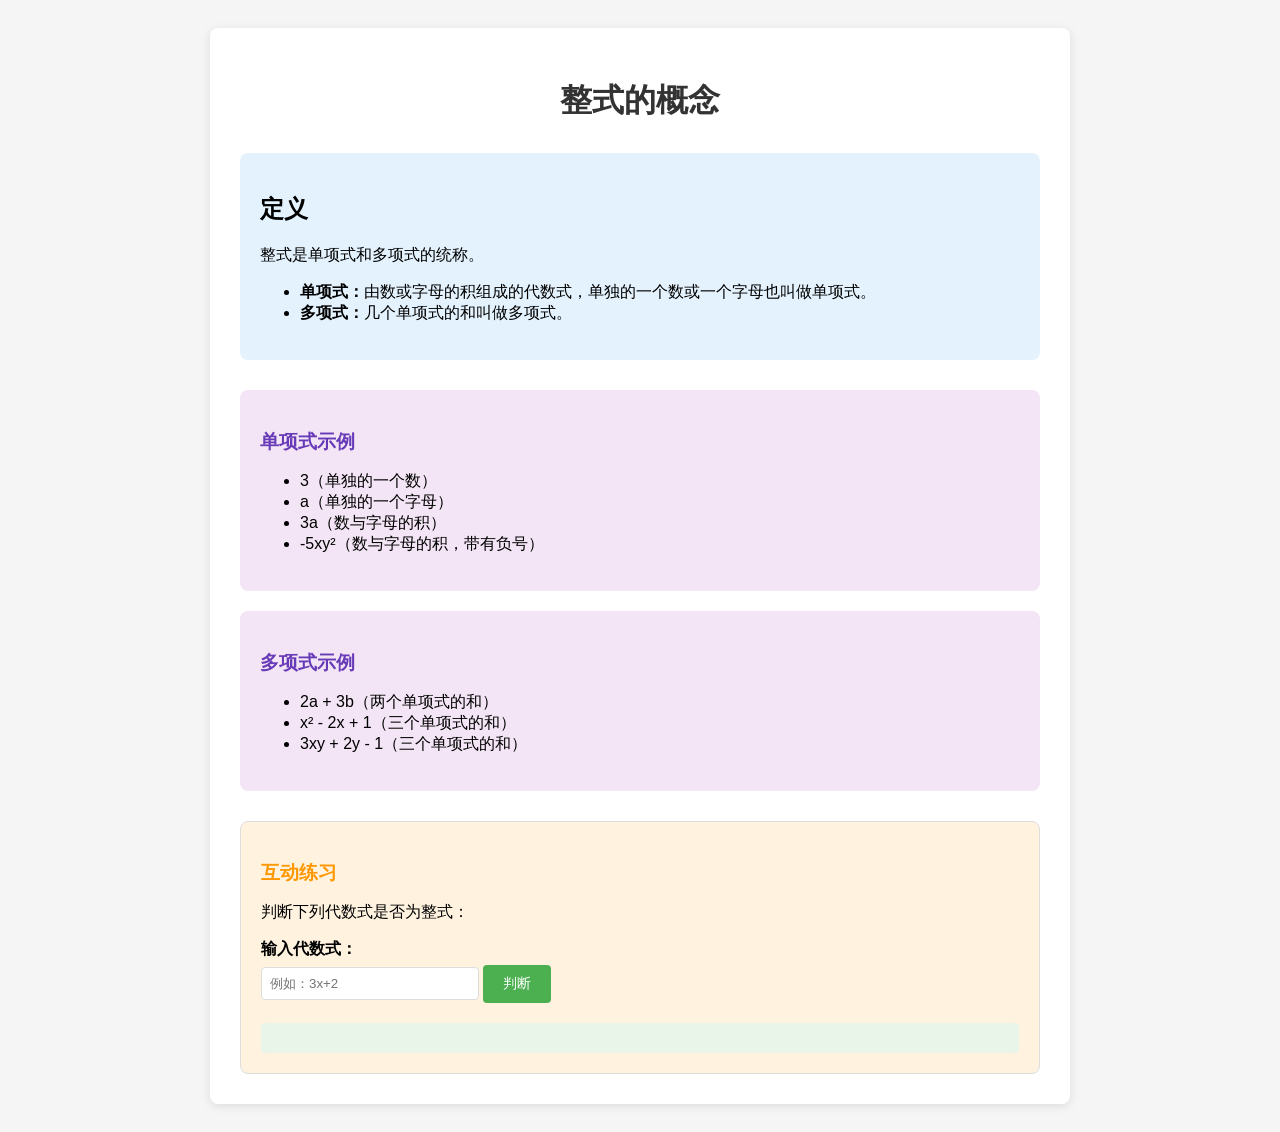
<file: animations/初一/上册/第四章_整式的加减/整式的概念.html>
<!DOCTYPE html>
<html lang="zh-CN">
<head>
    <meta charset="UTF-8">
    <meta name="viewport" content="width=device-width, initial-scale=1.0">
    <title>整式的概念</title>
    <style>
        body {
            font-family: 'Microsoft YaHei', Arial, sans-serif;
            background-color: #f5f5f5;
            padding: 20px;
        }
        
        .container {
            max-width: 800px;
            margin: 0 auto;
            background-color: #fff;
            padding: 30px;
            border-radius: 8px;
            box-shadow: 0 2px 10px rgba(0,0,0,0.1);
        }
        
        h1 {
            text-align: center;
            color: #333;
            margin-bottom: 30px;
        }
        
        .definition {
            background-color: #e3f2fd;
            padding: 20px;
            border-radius: 8px;
            margin-bottom: 30px;
        }
        
        .example {
            background-color: #f3e5f5;
            padding: 20px;
            border-radius: 8px;
            margin-bottom: 20px;
        }
        
        .example h3 {
            color: #673ab7;
            margin-bottom: 10px;
        }
        
        .interactive {
            margin-top: 30px;
            padding: 20px;
            border: 1px solid #ddd;
            border-radius: 8px;
            background-color: #fff3e0;
        }
        
        .interactive h3 {
            color: #ff9800;
            margin-bottom: 15px;
        }
        
        .input-group {
            margin-bottom: 15px;
        }
        
        label {
            display: block;
            margin-bottom: 5px;
            font-weight: bold;
        }
        
        input {
            padding: 8px;
            width: 200px;
            border: 1px solid #ddd;
            border-radius: 4px;
        }
        
        button {
            padding: 10px 20px;
            background-color: #4CAF50;
            color: white;
            border: none;
            border-radius: 4px;
            cursor: pointer;
            font-size: 14px;
        }
        
        button:hover {
            background-color: #45a049;
        }
        
        #result {
            margin-top: 20px;
            padding: 15px;
            background-color: #e8f5e8;
            border-radius: 4px;
            font-weight: bold;
        }
    </style>
</head>
<body>
    <div class="container">
        <h1>整式的概念</h1>
        
        <div class="definition">
            <h2>定义</h2>
            <p>整式是单项式和多项式的统称。</p>
            <ul>
                <li><strong>单项式：</strong>由数或字母的积组成的代数式，单独的一个数或一个字母也叫做单项式。</li>
                <li><strong>多项式：</strong>几个单项式的和叫做多项式。</li>
            </ul>
        </div>
        
        <div class="example">
            <h3>单项式示例</h3>
            <ul>
                <li>3（单独的一个数）</li>
                <li>a（单独的一个字母）</li>
                <li>3a（数与字母的积）</li>
                <li>-5xy²（数与字母的积，带有负号）</li>
            </ul>
        </div>
        
        <div class="example">
            <h3>多项式示例</h3>
            <ul>
                <li>2a + 3b（两个单项式的和）</li>
                <li>x² - 2x + 1（三个单项式的和）</li>
                <li>3xy + 2y - 1（三个单项式的和）</li>
            </ul>
        </div>
        
        <div class="interactive">
            <h3>互动练习</h3>
            <p>判断下列代数式是否为整式：</p>
            
            <div class="input-group">
                <label for="expression">输入代数式：</label>
                <input type="text" id="expression" placeholder="例如：3x+2">
                <button onclick="checkExpression()">判断</button>
            </div>
            
            <div id="result"></div>
        </div>
    </div>
    
    <script>
        function checkExpression() {
            const expression = document.getElementById('expression').value;
            const resultDiv = document.getElementById('result');
            
            // 简单的整式判断逻辑
            // 这里只是一个示例，实际判断可能更复杂
            const is整式 = /^[a-zA-Z0-9+\-*\s/]+$/.test(expression) && !expression.includes('/');
            
            if (is整式) {
                resultDiv.innerHTML = `"${expression}" 是整式`;
                resultDiv.style.color = '#4CAF50';
            } else {
                resultDiv.innerHTML = `"${expression}" 不是整式`;
                resultDiv.style.color = '#f44336';
            }
        }
    </script>
</body>
</html>
</file>
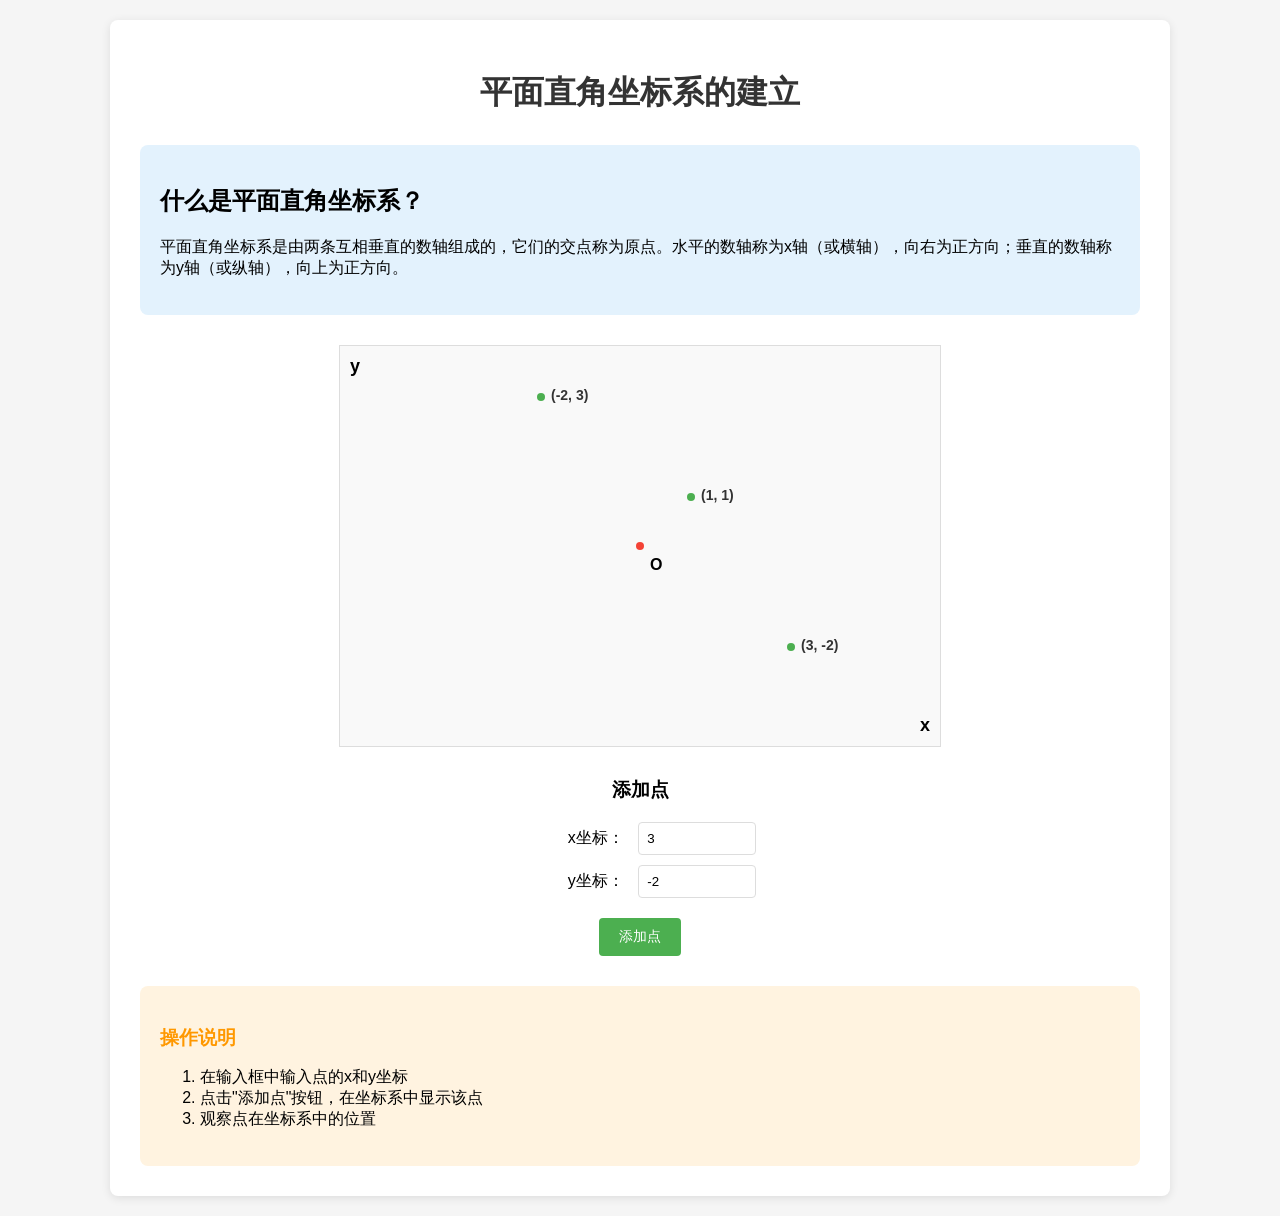
<file: animations/初一/下册/第九章_平面直角坐标系/坐标系的建立.html>
<!DOCTYPE html>
<html lang="zh-CN">
<head>
    <meta charset="UTF-8">
    <meta name="viewport" content="width=device-width, initial-scale=1.0">
    <title>坐标系的建立</title>
    <style>
        body {
            font-family: 'Microsoft YaHei', Arial, sans-serif;
            background-color: #f5f5f5;
            padding: 20px;
            margin: 0;
        }
        
        .container {
            max-width: 1000px;
            margin: 0 auto;
            background-color: #fff;
            padding: 30px;
            border-radius: 8px;
            box-shadow: 0 2px 10px rgba(0,0,0,0.1);
        }
        
        h1 {
            text-align: center;
            color: #333;
            margin-bottom: 30px;
        }
        
        .intro {
            background-color: #e3f2fd;
            padding: 20px;
            border-radius: 8px;
            margin-bottom: 30px;
        }
        
        .coordinate-system {
            position: relative;
            width: 600px;
            height: 400px;
            margin: 0 auto;
            border: 1px solid #ddd;
            background-color: #f9f9f9;
        }
        
        .axis {
            position: absolute;
            background-color: #333;
        }
        
        .x-axis {
            width: 100%;
            height: 2px;
            top: 50%;
            left: 0;
        }
        
        .y-axis {
            height: 100%;
            width: 2px;
            left: 50%;
            top: 0;
        }
        
        .origin {
            position: absolute;
            width: 8px;
            height: 8px;
            background-color: #f44336;
            border-radius: 50%;
            top: 50%;
            left: 50%;
            transform: translate(-50%, -50%);
        }
        
        .origin-label {
            position: absolute;
            top: 50%;
            left: 50%;
            transform: translate(10px, 10px);
            font-weight: bold;
        }
        
        .x-label {
            position: absolute;
            bottom: 10px;
            right: 10px;
            font-weight: bold;
            font-size: 18px;
        }
        
        .y-label {
            position: absolute;
            top: 10px;
            left: 10px;
            font-weight: bold;
            font-size: 18px;
        }
        
        .point {
            position: absolute;
            width: 8px;
            height: 8px;
            background-color: #4CAF50;
            border-radius: 50%;
            transform: translate(-50%, -50%);
        }
        
        .point-label {
            position: absolute;
            font-size: 14px;
            font-weight: bold;
            color: #333;
        }
        
        .controls {
            margin-top: 30px;
            text-align: center;
        }
        
        .input-group {
            margin: 10px 0;
        }
        
        label {
            display: inline-block;
            width: 100px;
            text-align: right;
            margin-right: 10px;
        }
        
        input {
            padding: 8px;
            width: 100px;
            border: 1px solid #ddd;
            border-radius: 4px;
        }
        
        button {
            padding: 10px 20px;
            background-color: #4CAF50;
            color: white;
            border: none;
            border-radius: 4px;
            cursor: pointer;
            font-size: 14px;
            margin-top: 10px;
        }
        
        button:hover {
            background-color: #45a049;
        }
        
        .instructions {
            margin-top: 30px;
            padding: 20px;
            background-color: #fff3e0;
            border-radius: 8px;
        }
        
        .instructions h3 {
            color: #ff9800;
            margin-bottom: 10px;
        }
    </style>
</head>
<body>
    <div class="container">
        <h1>平面直角坐标系的建立</h1>
        
        <div class="intro">
            <h2>什么是平面直角坐标系？</h2>
            <p>平面直角坐标系是由两条互相垂直的数轴组成的，它们的交点称为原点。水平的数轴称为x轴（或横轴），向右为正方向；垂直的数轴称为y轴（或纵轴），向上为正方向。</p>
        </div>
        
        <div class="coordinate-system" id="coordinate-system">
            <div class="x-axis"></div>
            <div class="y-axis"></div>
            <div class="origin"></div>
            <div class="origin-label">O</div>
            <div class="x-label">x</div>
            <div class="y-label">y</div>
        </div>
        
        <div class="controls">
            <h3>添加点</h3>
            <div class="input-group">
                <label for="x-coord">x坐标：</label>
                <input type="number" id="x-coord" value="2">
            </div>
            <div class="input-group">
                <label for="y-coord">y坐标：</label>
                <input type="number" id="y-coord" value="3">
            </div>
            <button onclick="addPoint()">添加点</button>
        </div>
        
        <div class="instructions">
            <h3>操作说明</h3>
            <ol>
                <li>在输入框中输入点的x和y坐标</li>
                <li>点击"添加点"按钮，在坐标系中显示该点</li>
                <li>观察点在坐标系中的位置</li>
            </ol>
        </div>
    </div>
    
    <script>
        function addPoint() {
            const x = parseFloat(document.getElementById('x-coord').value);
            const y = parseFloat(document.getElementById('y-coord').value);
            
            const coordinateSystem = document.getElementById('coordinate-system');
            const systemWidth = coordinateSystem.offsetWidth;
            const systemHeight = coordinateSystem.offsetHeight;
            
            // 计算点的位置（以原点为中心）
            const scale = 50; // 缩放比例
            const pointX = systemWidth / 2 + x * scale;
            const pointY = systemHeight / 2 - y * scale;
            
            // 创建点元素
            const point = document.createElement('div');
            point.className = 'point';
            point.style.left = `${pointX}px`;
            point.style.top = `${pointY}px`;
            
            // 创建点标签
            const pointLabel = document.createElement('div');
            pointLabel.className = 'point-label';
            pointLabel.textContent = `(${x}, ${y})`;
            pointLabel.style.left = `${pointX + 10}px`;
            pointLabel.style.top = `${pointY - 10}px`;
            
            // 添加到坐标系
            coordinateSystem.appendChild(point);
            coordinateSystem.appendChild(pointLabel);
        }
        
        // 添加几个示例点
        window.onload = function() {
            // 示例点：(1, 1)
            document.getElementById('x-coord').value = 1;
            document.getElementById('y-coord').value = 1;
            addPoint();
            
            // 示例点：(-2, 3)
            document.getElementById('x-coord').value = -2;
            document.getElementById('y-coord').value = 3;
            addPoint();
            
            // 示例点：(3, -2)
            document.getElementById('x-coord').value = 3;
            document.getElementById('y-coord').value = -2;
            addPoint();
        };
    </script>
</body>
</html>
</file>
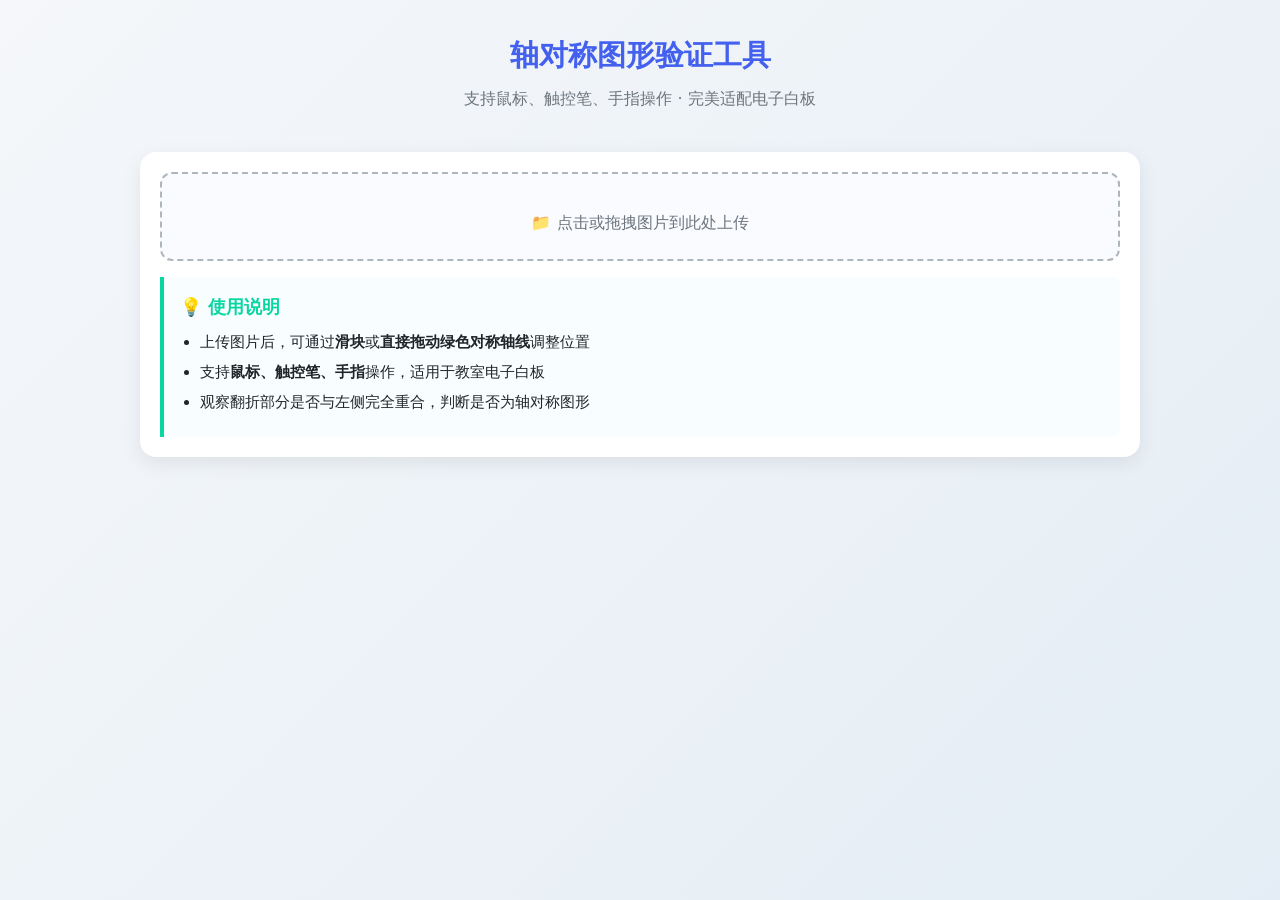
<file: animations/初二/上册/第十五章_轴对称/轴对称图形验证工具.html>
<!DOCTYPE html>
<html lang="zh-CN">
<head>
  <meta charset="UTF-8" />
  <meta name="viewport" content="width=device-width, initial-scale=1.0, user-scalable=no"/>
  <title>轴对称图形验证工具 · 支持电子白板触控</title>
  <style>
    :root {
      --primary: #4361ee;
      --success: #06d6a0;
      --light: #f8f9fa;
      --dark: #212529;
      --gray: #adb5bd;
    }

    * {
      box-sizing: border-box;
      margin: 0;
      padding: 0;
    }

    body {
      font-family: 'Segoe UI', system-ui, sans-serif;
      background: linear-gradient(135deg, #f5f7fa 0%, #e4edf5 100%);
      color: var(--dark);
      line-height: 1.6;
      padding: 16px;
      min-height: 100vh;
      touch-action: none; /* 关键：禁止浏览器默认触控行为（如双指缩放、滚动） */
    }

    .container {
      max-width: 1000px;
      margin: 0 auto;
    }

    header {
      text-align: center;
      margin-bottom: 24px;
      padding: 16px 0;
    }

    h1 {
      font-size: 1.8rem;
      margin-bottom: 8px;
      color: var(--primary);
    }

    .subtitle {
      color: #6c757d;
      font-size: 1rem;
      max-width: 600px;
      margin: 0 auto;
    }

    .card {
      background: white;
      border-radius: 16px;
      box-shadow: 0 6px 20px rgba(0,0,0,0.08);
      padding: 20px;
      margin-bottom: 24px;
      transition: transform 0.2s ease, box-shadow 0.2s ease;
    }

    .card:hover {
      transform: translateY(-2px);
      box-shadow: 0 8px 24px rgba(0,0,0,0.12);
    }

    .upload-area {
      border: 2px dashed var(--gray);
      border-radius: 12px;
      padding: 24px;
      text-align: center;
      cursor: pointer;
      transition: all 0.3s ease;
      background: #fafbff;
    }

    .upload-area:hover {
      border-color: var(--primary);
      background: #f0f4ff;
    }

    .upload-area p {
      margin-top: 12px;
      color: #6c757d;
    }

    #fileInput {
      display: none;
    }

    .controls {
      display: flex;
      flex-wrap: wrap;
      gap: 16px;
      align-items: center;
      margin-top: 16px;
    }

    .slider-container {
      flex: 1;
      min-width: 200px;
    }

    label {
      display: block;
      margin-bottom: 8px;
      font-weight: 600;
      color: var(--primary);
      font-size: 0.95rem;
    }

    input[type="range"] {
      width: 100%;
      height: 8px;
      border-radius: 4px;
      background: #e9ecef;
      outline: none;
      -webkit-appearance: none;
    }

    input[type="range"]::-webkit-slider-thumb {
      -webkit-appearance: none;
      width: 20px;
      height: 20px;
      border-radius: 50%;
      background: var(--primary);
      cursor: pointer;
      box-shadow: 0 2px 6px rgba(67, 97, 238, 0.4);
    }

    .axis-info {
      background: #eef4ff;
      padding: 8px 12px;
      border-radius: 8px;
      font-size: 0.9rem;
      font-weight: 600;
      color: var(--primary);
      min-width: 100px;
      text-align: center;
    }

    .canvas-container {
      position: relative;
      margin-top: 16px;
      overflow: hidden;
      border-radius: 12px;
      background: white;
      box-shadow: inset 0 0 0 1px #e9ecef;
      cursor: col-resize;
    }

    canvas {
      display: block;
      max-width: 100%;
      height: auto;
    }

    .axis-line {
      position: absolute;
      top: 0;
      bottom: 0;
      width: 2px;
      background: var(--success);
      box-shadow: 0 0 0 2px rgba(6, 214, 160, 0.3);
      cursor: col-resize;
      z-index: 10;
      transition: box-shadow 0.2s ease;
    }

    .axis-line:hover {
      box-shadow: 0 0 0 3px rgba(6, 214, 160, 0.5);
    }

    .instructions {
      background: #f8fdff;
      border-left: 4px solid var(--success);
      padding: 16px;
      border-radius: 0 8px 8px 0;
      margin-top: 16px;
      font-size: 0.95rem;
    }

    .instructions h3 {
      margin-bottom: 8px;
      color: var(--success);
    }

    .instructions ul {
      padding-left: 20px;
    }

    .instructions li {
      margin-bottom: 6px;
    }

    @media (max-width: 768px) {
      .controls {
        flex-direction: column;
        align-items: stretch;
      }
      .axis-info {
        order: -1;
        align-self: center;
      }
      h1 {
        font-size: 1.5rem;
      }
    }
  </style>
</head>
<body>
  <div class="container">
    <header>
      <h1>轴对称图形验证工具</h1>
      <p class="subtitle">支持鼠标、触控笔、手指操作 · 完美适配电子白板</p>
    </header>

    <div class="card">
      <div class="upload-area" id="dropZone">
        <p>📁 点击或拖拽图片到此处上传</p>
        <input type="file" id="fileInput" accept="image/*" />
      </div>

      <div class="instructions">
        <h3>💡 使用说明</h3>
        <ul>
          <li>上传图片后，可通过<strong>滑块</strong>或<strong>直接拖动绿色对称轴线</strong>调整位置</li>
          <li>支持<strong>鼠标、触控笔、手指</strong>操作，适用于教室电子白板</li>
          <li>观察翻折部分是否与左侧完全重合，判断是否为轴对称图形</li>
        </ul>
      </div>
    </div>

    <div class="card" id="resultSection" style="display: none;">
      <div class="controls">
        <div class="slider-container">
          <label for="axisSlider">调整对称轴位置</label>
          <input type="range" id="axisSlider" min="10" max="90" value="50" step="0.1" />
        </div>
        <div class="axis-info" id="axisValue">50%</div>
      </div>

      <div class="canvas-container" id="canvasContainer">
        <canvas id="displayCanvas"></canvas>
        <div class="axis-line" id="axisLine"></div>
      </div>
    </div>
  </div>

  <script src="../../../../frontend/js/notification.js"></script>
  <script>
    const fileInput = document.getElementById('fileInput');
    const dropZone = document.getElementById('dropZone');
    const resultSection = document.getElementById('resultSection');
    const displayCanvas = document.getElementById('displayCanvas');
    const ctx = displayCanvas.getContext('2d');
    const axisSlider = document.getElementById('axisSlider');
    const axisValue = document.getElementById('axisValue');
    const axisLine = document.getElementById('axisLine');
    const canvasContainer = document.getElementById('canvasContainer');

    let currentImage = null;
    let axisPercent = 50;
    let isDragging = false;

    // 获取事件的 clientX（兼容鼠标和触摸）
    function getClientX(e) {
      if (e.type.startsWith('touch')) {
        return e.touches[0].clientX;
      } else {
        return e.clientX;
      }
    }

    // 处理文件上传
    function handleFile(file) {
      if (!file.type.match('image.*')) {
        showMessage('请上传图片文件！');
        return;
      }

      const img = new Image();
      img.onload = () => {
        currentImage = img;
        resultSection.style.display = 'block';
        axisPercent = 50;
        axisSlider.value = 50;
        updateAxisDisplay();
        render();
      };
      img.src = URL.createObjectURL(file);
    }

    // 上传区域点击
    dropZone.addEventListener('click', () => fileInput.click());
    fileInput.addEventListener('change', (e) => {
      if (e.target.files.length) handleFile(e.target.files[0]);
    });

    // 拖拽上传（主要针对桌面）
    ['dragenter', 'dragover', 'dragleave', 'drop'].forEach(eventName => {
      dropZone.addEventListener(eventName, (e) => {
        e.preventDefault();
        e.stopPropagation();
      });
    });

    ['dragenter', 'dragover'].forEach(eventName => {
      dropZone.addEventListener(eventName, () => {
        dropZone.style.borderColor = '#4361ee';
        dropZone.style.backgroundColor = '#e6eeff';
      });
    });

    ['dragleave', 'drop'].forEach(eventName => {
      dropZone.addEventListener(eventName, () => {
        dropZone.style.borderColor = '#adb5bd';
        dropZone.style.backgroundColor = '#fafbff';
      });
    });

    dropZone.addEventListener('drop', (e) => {
      const file = e.dataTransfer.files[0];
      if (file) handleFile(file);
    });

    // 滑块控制
    axisSlider.addEventListener('input', () => {
      axisPercent = parseFloat(axisSlider.value);
      updateAxisDisplay();
      render();
    });

    function updateAxisDisplay() {
      axisValue.textContent = `${axisPercent.toFixed(1)}%`;
    }

    // === 关键：统一处理鼠标和触摸拖拽 ===
    function startDrag(e) {
      if (e.type === 'mousedown' || e.type === 'touchstart') {
        isDragging = true;
        e.preventDefault(); // 阻止拖拽图片等默认行为
      }
    }

    function doDrag(e) {
      if (!isDragging || !currentImage) return;
      e.preventDefault();
      const rect = canvasContainer.getBoundingClientRect();
      const x = getClientX(e) - rect.left;
      let percent = (x / rect.width) * 100;
      percent = Math.min(95, Math.max(5, percent)); // 限制范围
      axisPercent = percent;
      axisSlider.value = axisPercent;
      updateAxisDisplay();
      render();
    }

    function endDrag() {
      isDragging = false;
    }

    // 绑定鼠标事件
    axisLine.addEventListener('mousedown', startDrag);
    canvasContainer.addEventListener('mousemove', doDrag);
    window.addEventListener('mouseup', endDrag);

    // 绑定触摸事件（支持电子白板/平板/手机）
    axisLine.addEventListener('touchstart', startDrag, { passive: false });
    canvasContainer.addEventListener('touchmove', doDrag, { passive: false });
    window.addEventListener('touchend', endDrag);

    // 渲染函数
    function render() {
      if (!currentImage) return;

      const maxWidth = Math.min(window.innerWidth - 40, 900);
      const scale = maxWidth / currentImage.width;
      const canvasWidth = currentImage.width * scale;
      const canvasHeight = currentImage.height * scale;

      displayCanvas.width = canvasWidth;
      displayCanvas.height = canvasHeight;
      ctx.clearRect(0, 0, canvasWidth, canvasHeight);

      // 背景：原始图（半透明）
      ctx.globalAlpha = 0.3;
      ctx.drawImage(currentImage, 0, 0, canvasWidth, canvasHeight);
      ctx.globalAlpha = 1.0;

      const axisX = (axisPercent / 100) * canvasWidth;

      // 左侧原始部分
      ctx.drawImage(
        currentImage,
        0, 0, axisX / scale, currentImage.height,
        0, 0, axisX, canvasHeight
      );

      // 右侧翻折部分（镜像）
      const rightStartX = axisX / scale;
      const rightWidth = currentImage.width - rightStartX;
      const rightDisplayWidth = rightWidth * scale;

      ctx.save();
      ctx.translate(axisX, 0);
      ctx.scale(-1, 1);
      ctx.drawImage(
        currentImage,
        rightStartX, 0, rightWidth, currentImage.height,
        0, 0, rightDisplayWidth, canvasHeight
      );
      ctx.restore();

      // 更新对称轴线位置
      axisLine.style.left = `${axisX}px`;
    }

    // 响应式重绘
    window.addEventListener('resize', () => {
      if (currentImage) render();
    });
  </script>
</body>
</html>
</file>
<file: frontend/css/style.css>
/* 全局样式 */
* {
    margin: 0;
    padding: 0;
    box-sizing: border-box;
}

body {
    font-family: 'Microsoft YaHei', Arial, sans-serif;
    background: #fff;
    color: #333;
    min-height: 100vh;
    margin: 0;
    padding: 0;
}

.container {
    display: flex;
    height: 100vh;
    overflow: hidden;
    background: #fff;
    width: 100%;
    margin: 0;
    padding: 0;
}

/* 左侧导航栏 */
.left-panel {
    width: 300px;
    background-color: #fff;
    border-right: 1px solid #e8eef4;
    display: flex;
    flex-direction: column;
    overflow: hidden;
}

.header {
    padding: 20px 16px;
    border-bottom: 1px solid #e8eef4;
    background: #fff;
}

.header h1 {
    font-size: 18px;
    color: #1e88e5;
    margin-bottom: 16px;
    text-align: center;
    font-weight: 600;
    background: linear-gradient(135deg, #1e88e5 0%, #64b5f6 100%);
    -webkit-background-clip: text;
    -webkit-text-fill-color: transparent;
    background-clip: text;
}

.search-box {
    display: flex;
    gap: 8px;
}

.search-box input {
    flex: 1;
    padding: 10px 14px;
    border: 1px solid #e0e7ff;
    border-radius: 8px;
    font-size: 14px;
    background-color: #f8fafc;
    transition: all 0.3s ease;
}

.search-box input:focus {
    outline: none;
    border-color: #3b82f6;
    box-shadow: 0 0 0 3px rgba(59, 130, 246, 0.1);
    background-color: #fff;
}

.search-box button {
    padding: 10px 16px;
    background: linear-gradient(135deg, #3b82f6 0%, #1d4ed8 100%);
    color: white;
    border: none;
    border-radius: 8px;
    cursor: pointer;
    font-size: 14px;
    font-weight: 500;
    transition: all 0.3s ease;
    box-shadow: 0 2px 4px rgba(59, 130, 246, 0.2);
}

.search-box button:hover {
    transform: translateY(-1px);
    box-shadow: 0 4px 8px rgba(59, 130, 246, 0.3);
}

.nav-menu {
    flex: 1;
    overflow-y: auto;
    padding: 8px 0;
    background-color: #f8fafc;
}

.nav-menu ul {
    list-style: none;
}

.nav-menu li {
    margin: 0;
}

/* 年级样式 */
.nav-menu .grade-link {
    display: flex;
    align-items: center;
    padding: 14px 16px;
    text-decoration: none;
    color: #1e3a8a;
    font-size: 15px;
    font-weight: 600;
    background: #ffffff;
    border-bottom: 1px solid #e2e8f0;
    transition: all 0.3s ease;
    cursor: pointer;
}

.nav-menu .grade-link::before {
    content: '🎓';
    margin-right: 10px;
    font-size: 16px;
}

.nav-menu .grade-link::after {
    content: '▶';
    margin-left: auto;
    font-size: 9px;
    color: #64748b;
    transition: transform 0.3s ease;
}

.nav-menu .grade-link:hover {
    background: #f1f5f9;
    padding-left: 20px;
}

.nav-menu .grade-link.active::after {
    transform: rotate(90deg);
}

/* 学期样式 */
.nav-menu .sub-menu {
    display: none;
    background-color: #f8fafc;
}

.nav-menu .sub-menu.show {
    display: block;
}

.nav-menu .semester-link {
    display: flex;
    align-items: center;
    padding: 12px 16px 12px 32px;
    text-decoration: none;
    color: #334155;
    font-size: 14px;
    font-weight: 500;
    background: #ffffff;
    border-bottom: 1px solid #f1f5f9;
    transition: all 0.3s ease;
    cursor: pointer;
}

.nav-menu .semester-link::before {
    content: '📅';
    margin-right: 8px;
    font-size: 14px;
}

.nav-menu .semester-link::after {
    content: '▶';
    margin-left: auto;
    font-size: 8px;
    color: #94a3b8;
    transition: transform 0.3s ease;
}

.nav-menu .semester-link:hover {
    background: #f1f5f9;
    padding-left: 36px;
}

.nav-menu .semester-link.active::after {
    transform: rotate(90deg);
}

/* 章节样式 */
.nav-menu .sub-sub-menu {
    display: none;
    background-color: #ffffff;
}

.nav-menu .sub-sub-menu.show {
    display: block;
}

.nav-menu .chapter-link {
    display: flex;
    align-items: center;
    padding: 12px 16px 12px 48px;
    text-decoration: none;
    color: #475569;
    font-size: 14px;
    font-weight: 500;
    background-color: #ffffff;
    border-left: 3px solid #3b82f6;
    border-bottom: 1px solid #f8fafc;
    transition: all 0.3s ease;
    cursor: pointer;
}

.nav-menu .chapter-link::before {
    content: '📚';
    margin-right: 8px;
    font-size: 14px;
}

.nav-menu .chapter-link::after {
    content: '▶';
    margin-left: auto;
    font-size: 8px;
    color: #cbd5e1;
    transition: transform 0.3s ease;
}

.nav-menu .chapter-link:hover {
    background-color: #f8fafc;
    border-left-color: #1d4ed8;
    padding-left: 52px;
}

.nav-menu .chapter-link.active::after {
    transform: rotate(90deg);
}

/* 动画列表样式 */
.nav-menu .animation-list {
    display: none;
    background-color: #f8fafc;
    padding: 4px 0;
}

.nav-menu .animation-list.show {
    display: block;
}

.nav-menu .animation-link {
    display: flex;
    align-items: center;
    padding: 10px 16px 10px 64px;
    text-decoration: none;
    color: #64748b;
    font-size: 13px;
    font-weight: 400;
    background-color: transparent;
    border-radius: 6px;
    margin: 2px 8px;
    transition: all 0.3s ease;
}

.nav-menu .animation-link::before {
    content: '▶';
    margin-right: 8px;
    font-size: 10px;
    color: #94a3b8;
}

.nav-menu .animation-link:hover {
    background-color: #e2e8f0;
    color: #3b82f6;
    padding-left: 68px;
}

/* 选中状态 */
.nav-menu .animation-link.active {
    background: linear-gradient(135deg, #dbeafe 0%, #bfdbfe 100%);
    color: #1d4ed8;
    font-weight: 500;
    box-shadow: 0 2px 4px rgba(59, 130, 246, 0.1);
}

/* 管理员入口 */
.admin-entry {
    padding: 16px 20px;
    border-top: 1px solid #e8eef4;
    background-color: #fff;
    text-align: center;
}

.admin-entry a {
    color: #3b82f6;
    text-decoration: none;
    font-size: 13px;
    font-weight: 500;
    display: inline-flex;
    align-items: center;
    gap: 6px;
    padding: 8px 16px;
    border-radius: 20px;
    border: 1px solid #bfdbfe;
    background: #ffffff;
    transition: all 0.3s ease;
    box-shadow: 0 2px 4px rgba(59, 130, 246, 0.1);
}

.admin-entry a:hover {
    background: linear-gradient(135deg, #3b82f6 0%, #1d4ed8 100%);
    color: #fff;
    border-color: #3b82f6;
    transform: translateY(-1px);
    box-shadow: 0 4px 8px rgba(59, 130, 246, 0.2);
}

/* 右侧动画展示区 */
.right-panel {
    flex: 1;
    display: flex;
    flex-direction: column;
    background-color: #ffffff;
    overflow: hidden;
}

.animation-container {
    flex: 1;
    position: relative;
    overflow: hidden;
    background-color: #ffffff;
    margin: 0;
    border-radius: 0;
    box-shadow: none;
    border: none;
}

.loading {
    position: absolute;
    top: 50%;
    left: 50%;
    transform: translate(-50%, -50%);
    font-size: 16px;
    color: #64748b;
}

.error {
    position: absolute;
    top: 50%;
    left: 50%;
    transform: translate(-50%, -50%);
    font-size: 16px;
    color: #ef4444;
}

.animation-content {
    width: 100%;
    height: 100%;
    border-radius: 12px;
    overflow: hidden;
}

.animation-content iframe {
    width: 100%;
    height: 100%;
    border: none;
}

.control-bar {
    padding: 12px 20px;
    border-top: 1px solid #e8eef4;
    display: flex;
    gap: 10px;
    background-color: #ffffff;
    box-shadow: 0 -2px 10px rgba(0, 0, 0, 0.05);
}

.control-bar button {
    padding: 10px 18px;
    background: #ffffff;
    border: 1px solid #e2e8f0;
    border-radius: 8px;
    cursor: pointer;
    font-size: 14px;
    font-weight: 500;
    color: #475569;
    transition: all 0.3s ease;
    display: flex;
    align-items: center;
    gap: 6px;
    box-shadow: 0 2px 4px rgba(0, 0, 0, 0.05);
}

.control-bar button:hover {
    background: #f8fafc;
    border-color: #3b82f6;
    transform: translateY(-1px);
    box-shadow: 0 4px 8px rgba(59, 130, 246, 0.1);
}

#fullscreen-btn::before {
    content: '⛶';
}

#refresh-btn::before {
    content: '🔄';
}

.hint-text {
    padding: 10px 18px;
    font-size: 14px;
    color: #64748b;
    display: flex;
    align-items: center;
    font-weight: 500;
}

#open-new-window-btn::before {
    content: '🌐';
}

#favorite-btn::before {
    content: '⭐';
}

/* 响应式设计 */
@media (max-width: 768px) {
    .container {
        flex-direction: column;
        height: auto;
        min-height: 100vh;
    }
    
    .left-panel {
        width: 100%;
        height: 300px;
        border-right: none;
        border-bottom: 1px solid #e8eef4;
    }
    
    .right-panel {
        flex: 1;
        min-height: 500px;
    }
    
    .animation-container {
        margin: 8px;
        border-radius: 8px;
    }
}

/* 动画效果 */
@keyframes fadeIn {
    from {
        opacity: 0;
        transform: translateY(10px);
    }
    to {
        opacity: 1;
        transform: translateY(0);
    }
}

.fade-in {
    animation: fadeIn 0.5s ease-out;
}

/* 收藏按钮样式 */
#favorite-btn.favorited {
    background: linear-gradient(135deg, #fef3c7 0%, #fde68a 100%);
    color: #92400e;
    border-color: #fcd34d;
}

#favorite-btn.favorited::before {
    content: '★';
}

/* 滚动条样式 */
::-webkit-scrollbar {
    width: 6px;
}

::-webkit-scrollbar-track {
    background: #f1f5f9;
}

::-webkit-scrollbar-thumb {
    background: #cbd5e1;
    border-radius: 3px;
}

::-webkit-scrollbar-thumb:hover {
    background: #94a3b8;
}
</file>
